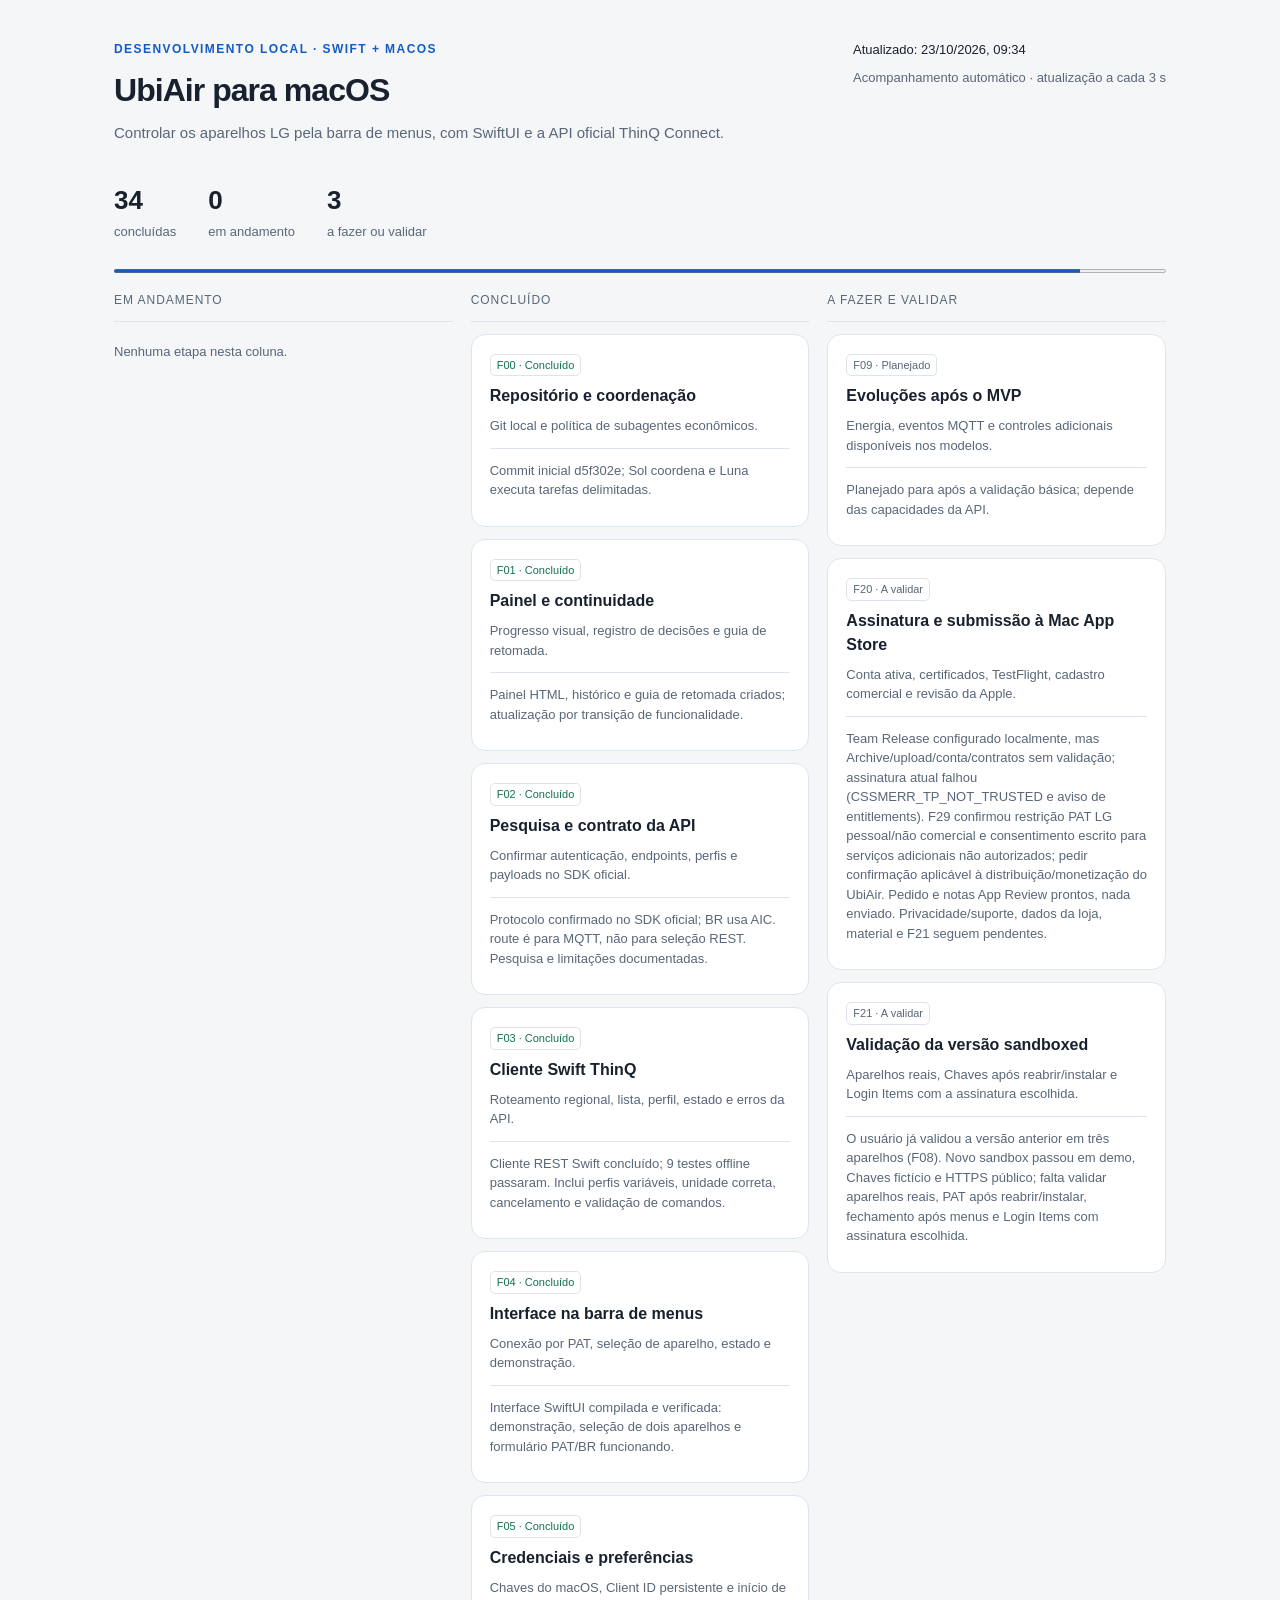
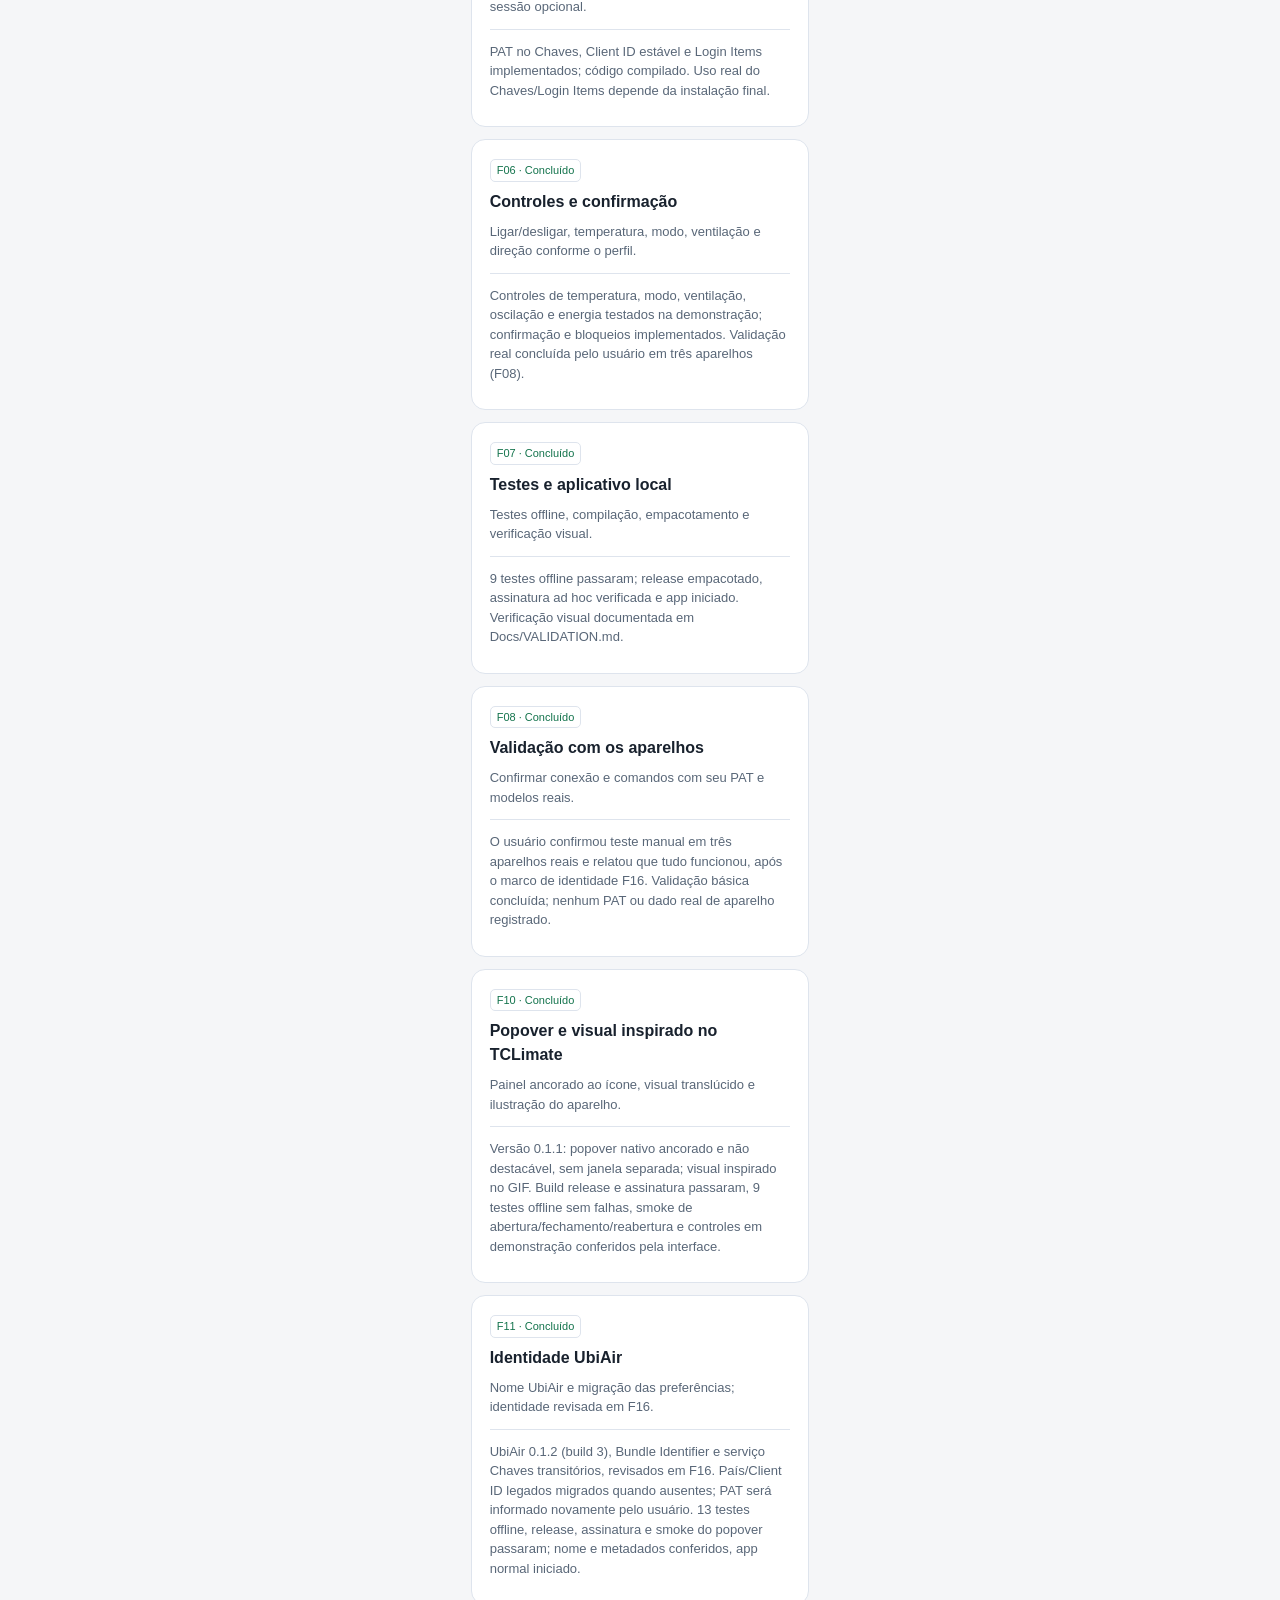
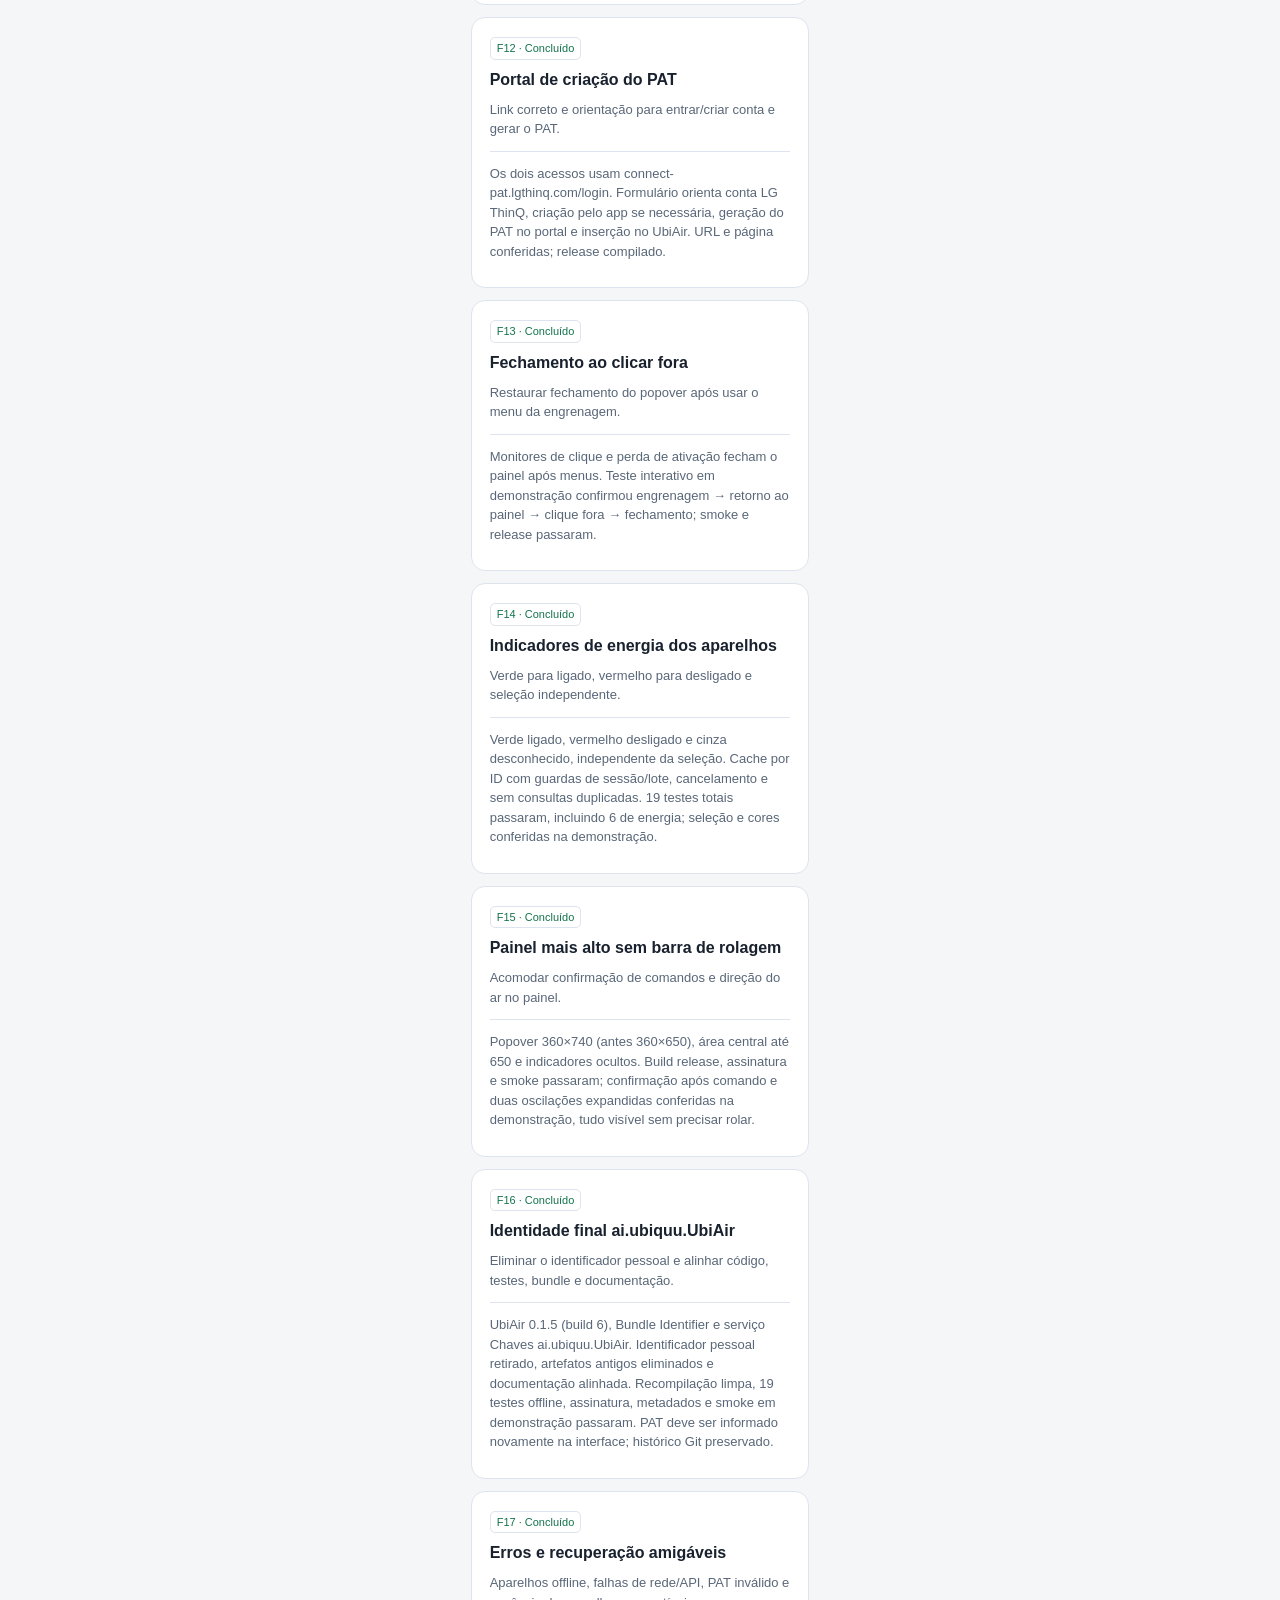
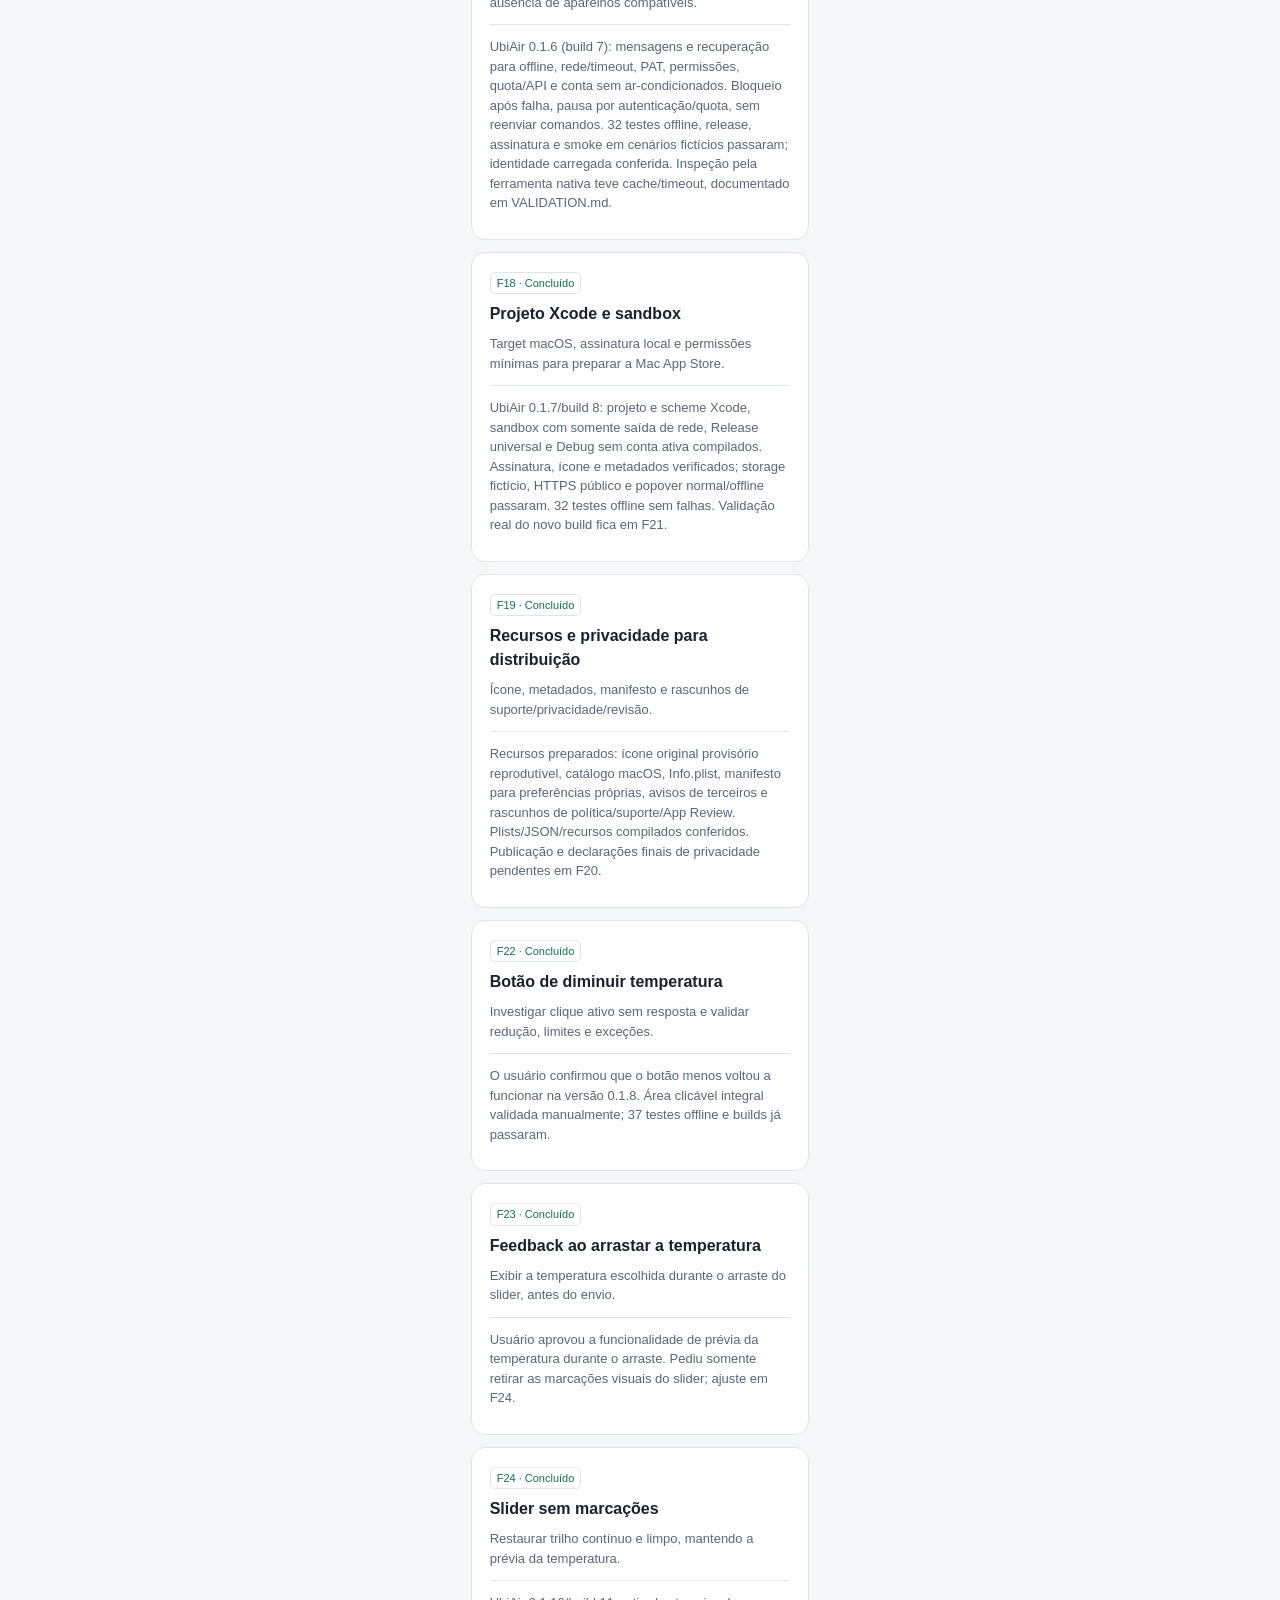
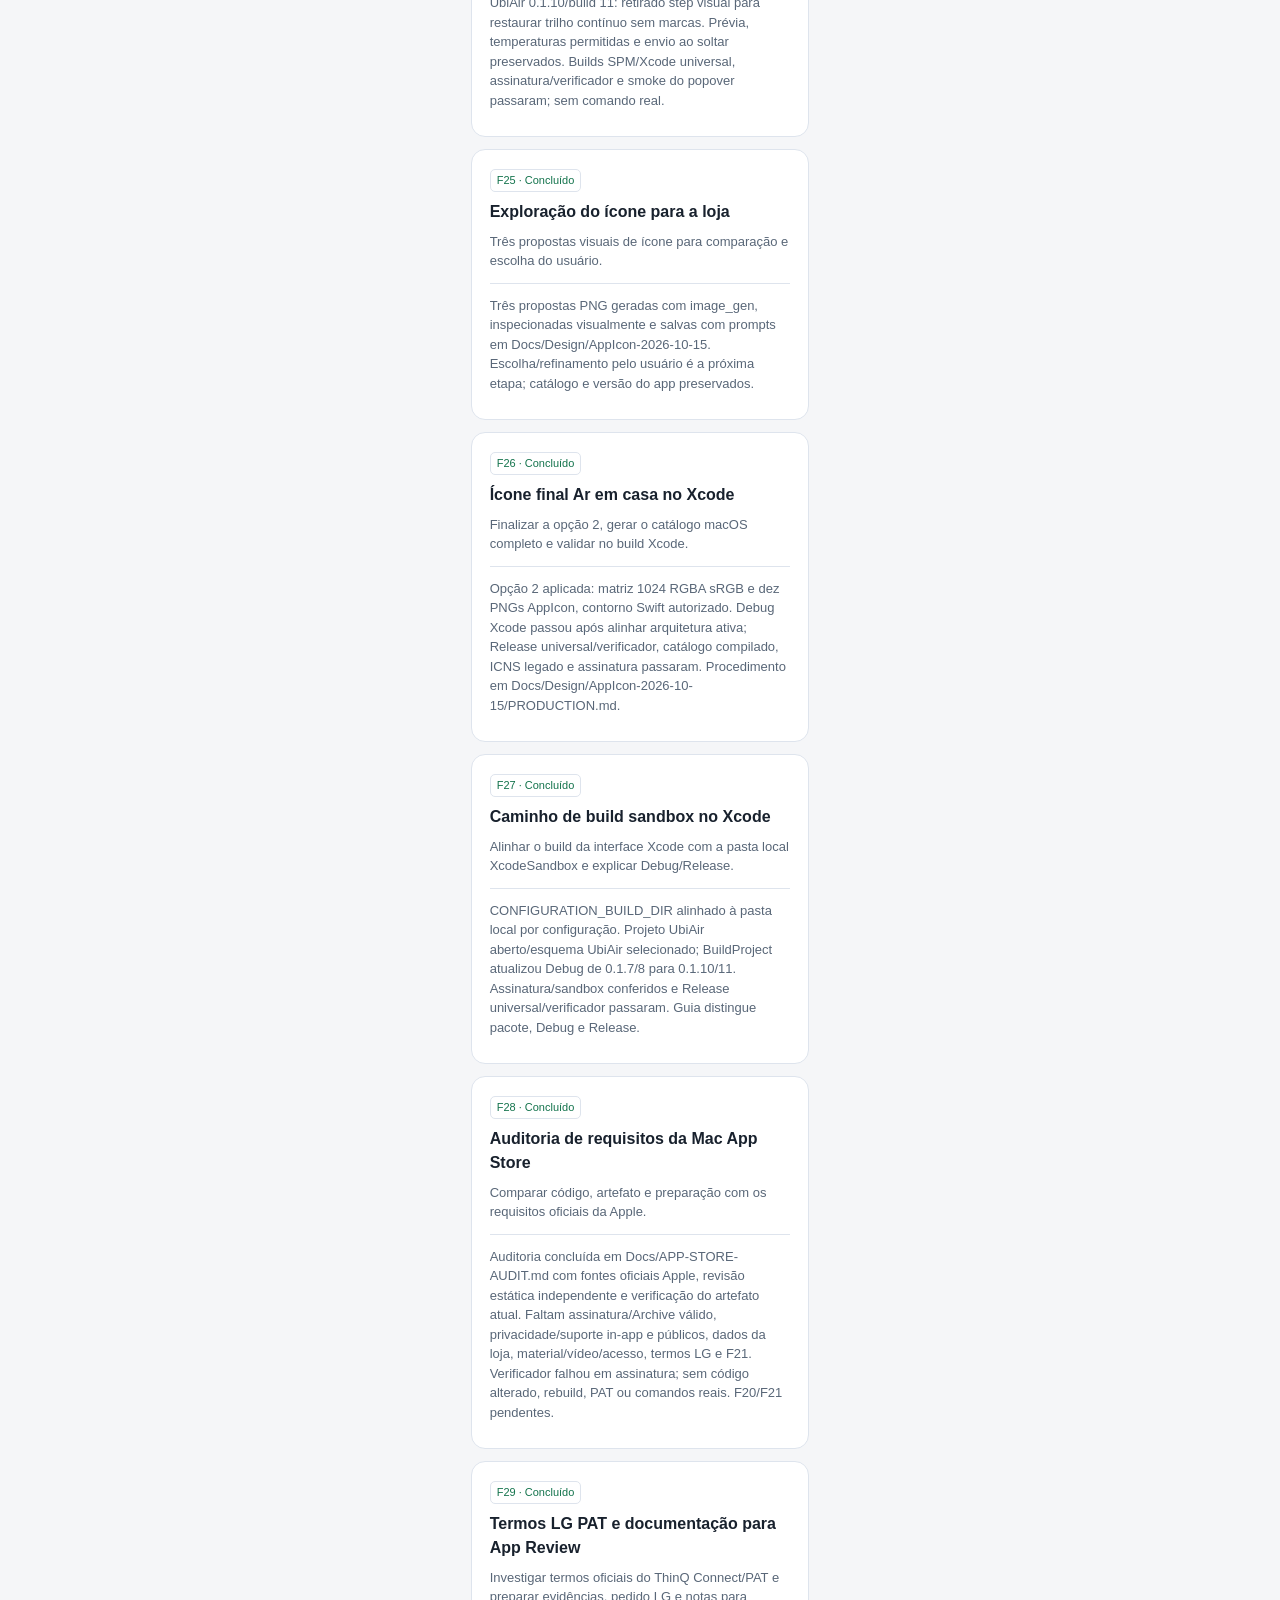
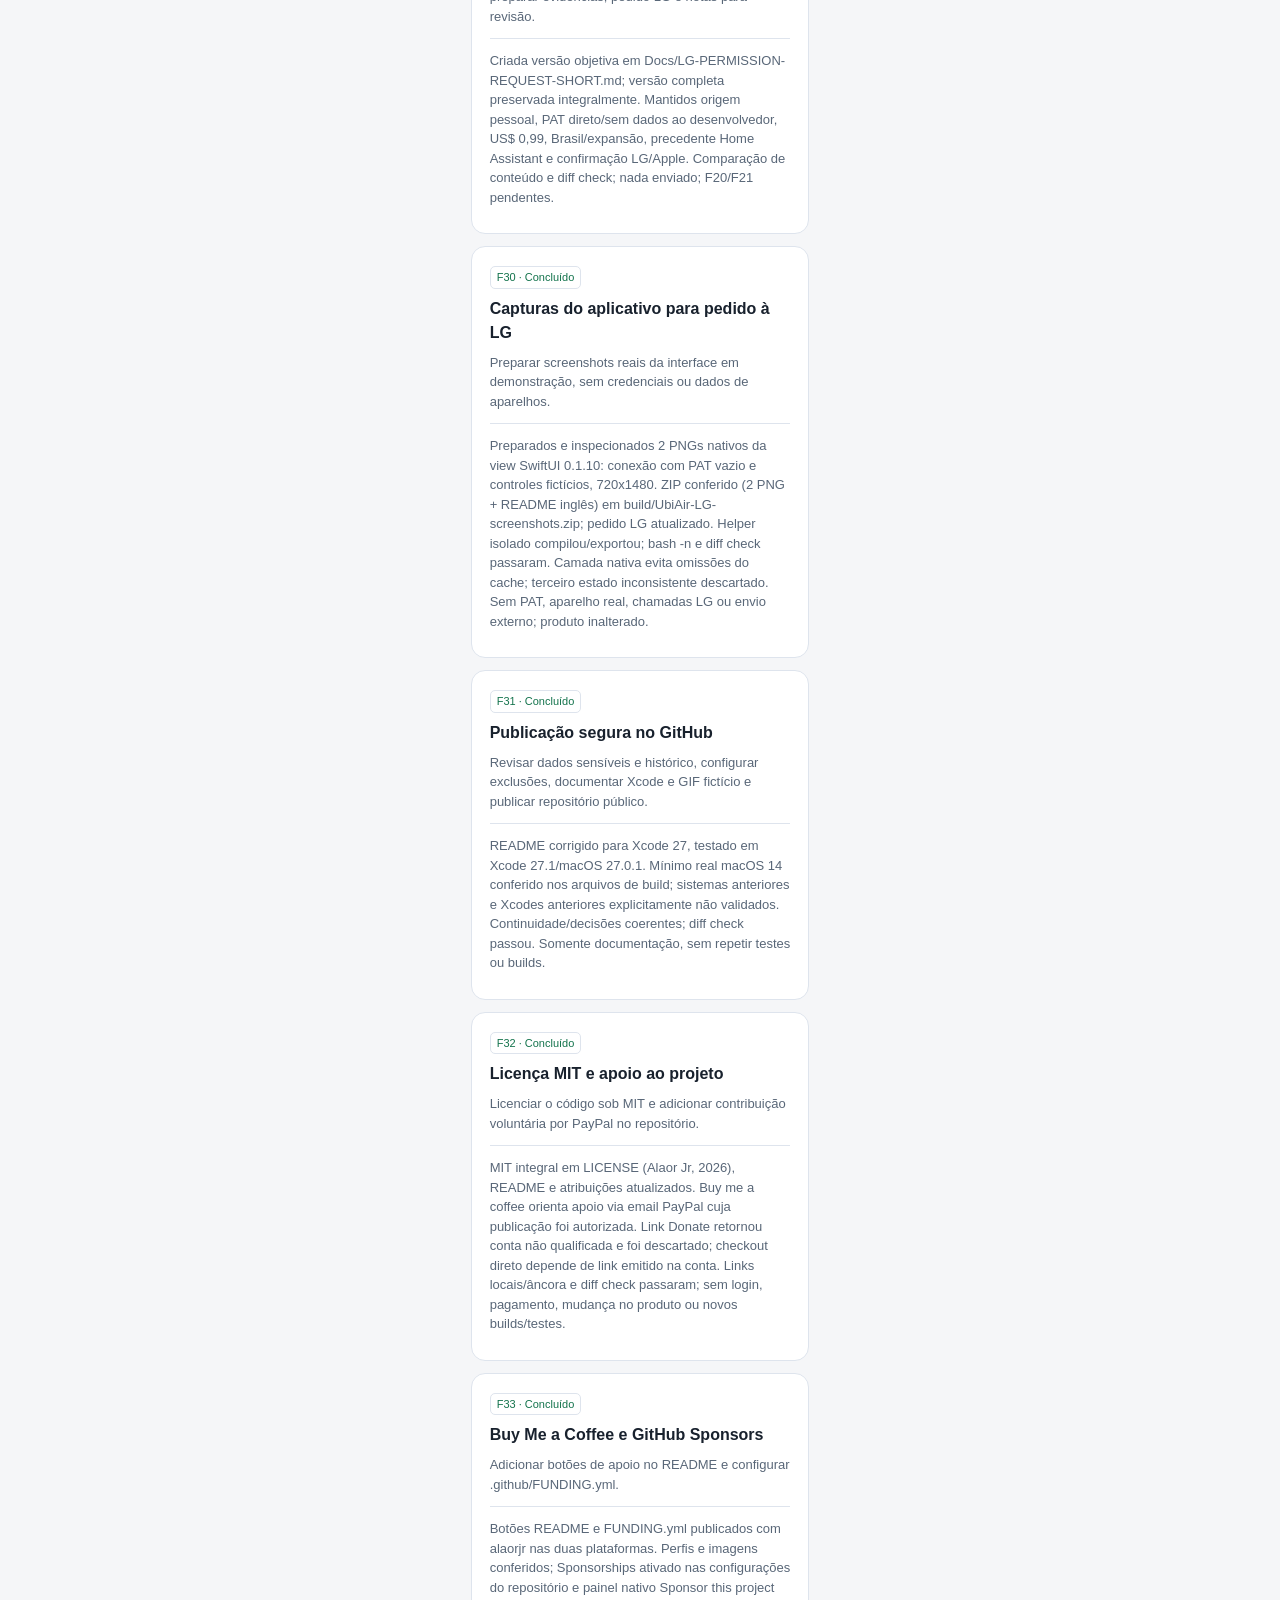
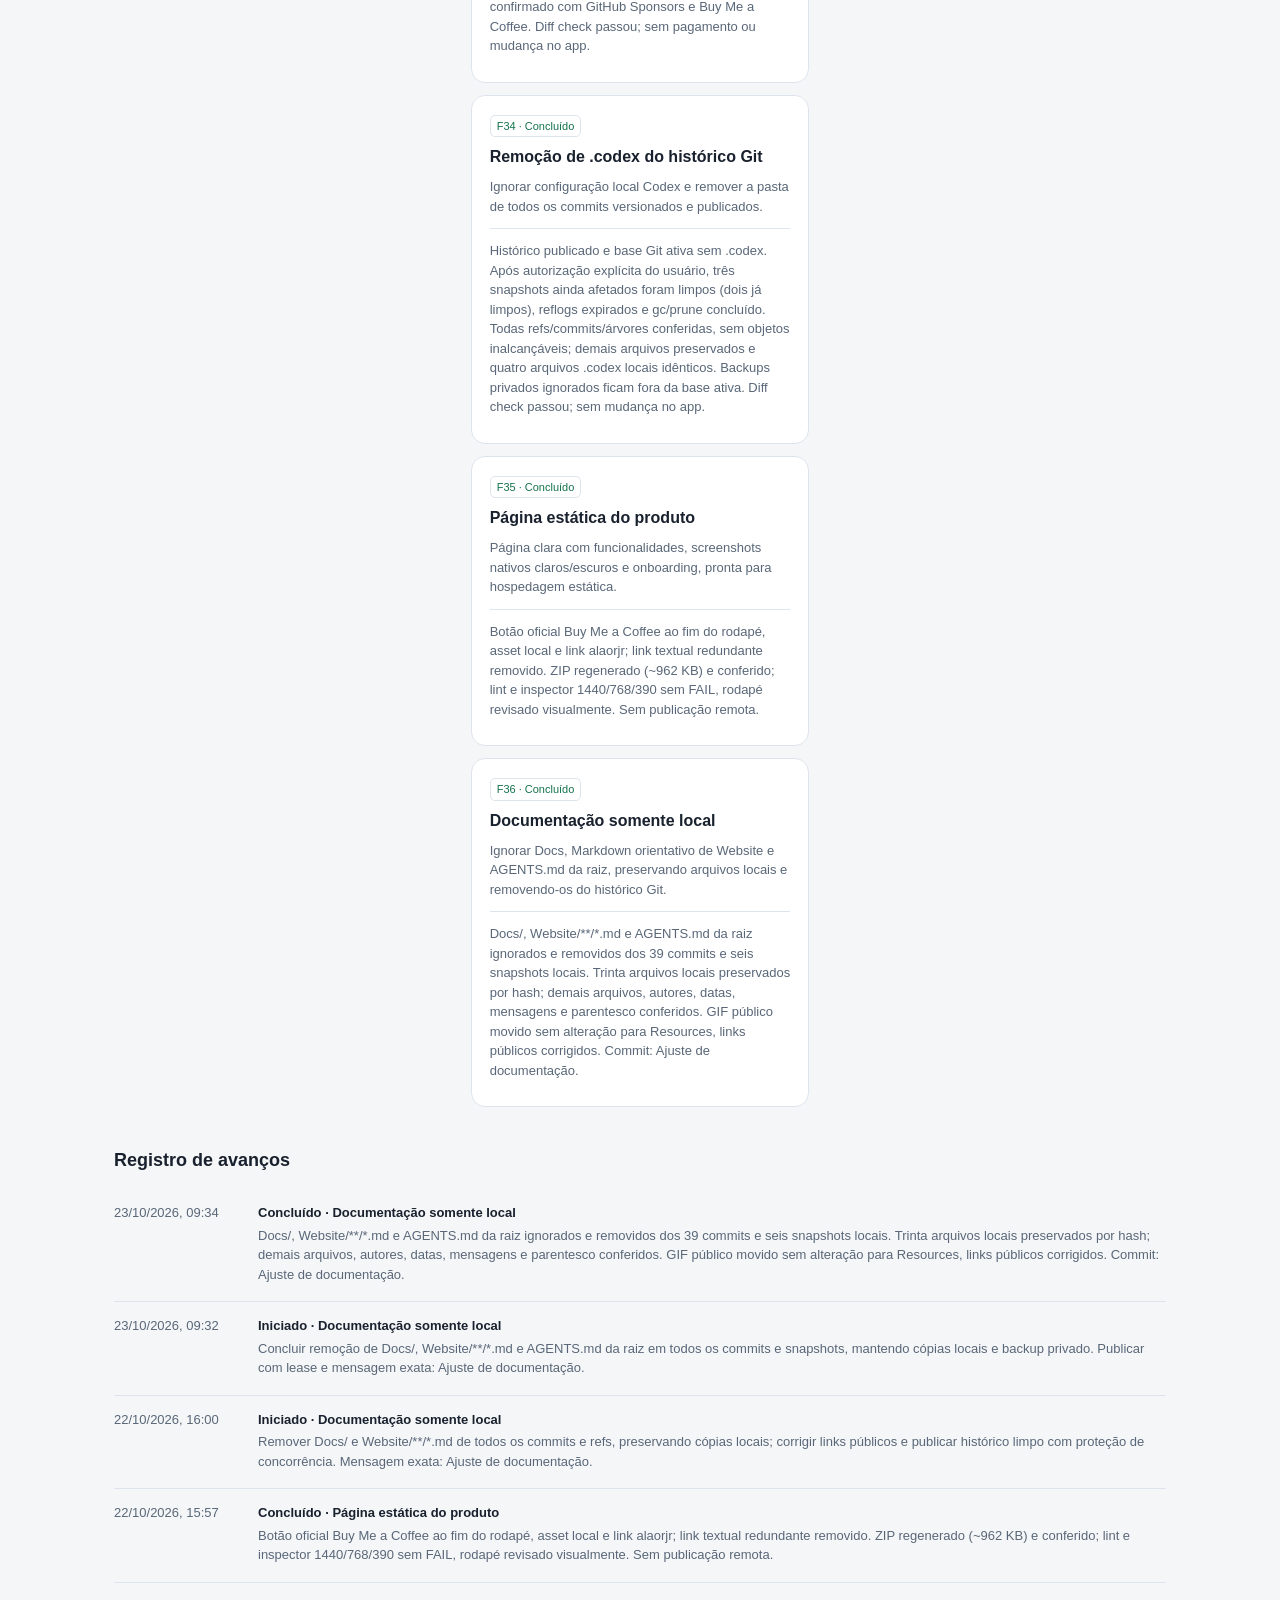
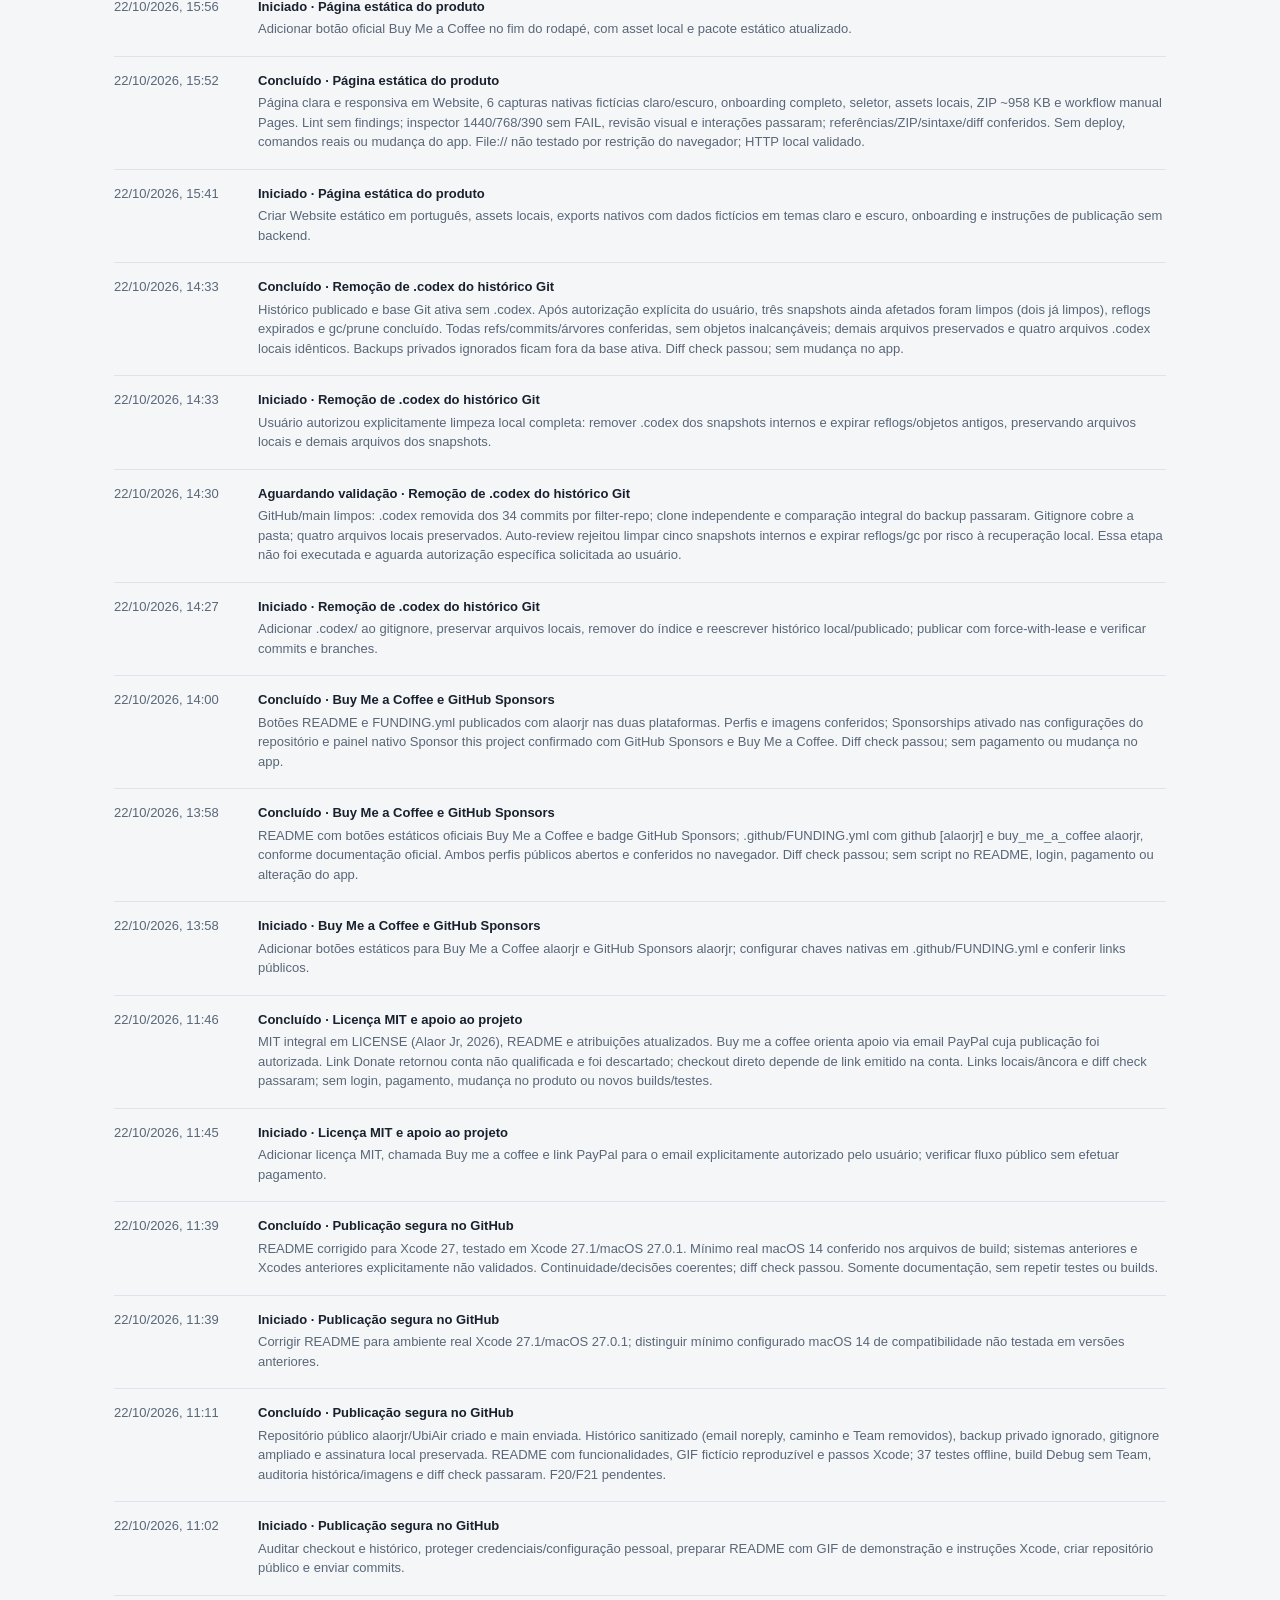
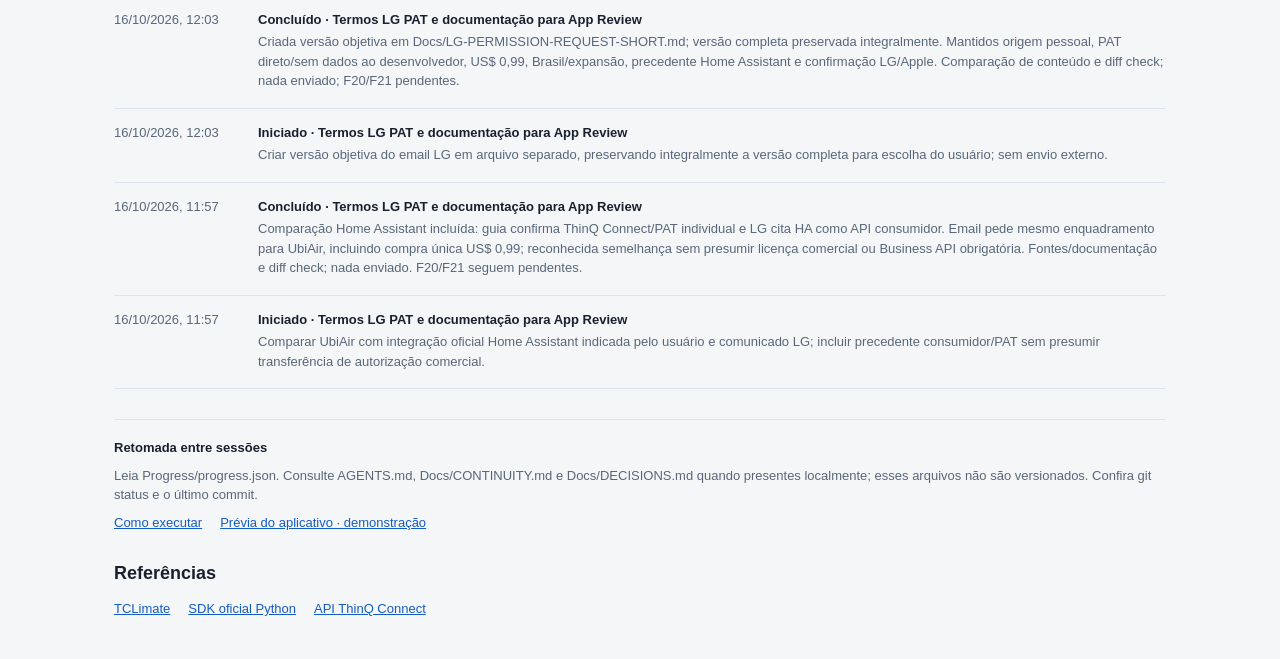
<file: Progress/index.html>
<!doctype html>
<html lang="pt-BR">
<head>
  <meta charset="utf-8">
  <meta name="viewport" content="width=device-width, initial-scale=1">
  <title>UbiAir — acompanhamento</title>
  <style>
    :root { color-scheme: light dark; --bg:light-dark(#f5f6f8,#12151a); --surface:light-dark(#fff,#1b2028); --fg:light-dark(#18212d,#e8edf4); --muted:light-dark(#596778,#a0aec0); --line:light-dark(#dee4ed,#303947); --accent:light-dark(#145bc4,#7bb3ff); --ok:light-dark(#13734c,#74dba7); }
    *{box-sizing:border-box} body{margin:0;background:var(--bg);color:var(--fg);font:15px/1.5 -apple-system,BlinkMacSystemFont,"Segoe UI",sans-serif} main{max-width:1100px;margin:auto;padding:40px 24px} header{display:flex;align-items:flex-start;justify-content:space-between;gap:24px;flex-wrap:wrap} .eyebrow{font-size:12px;letter-spacing:.12em;text-transform:uppercase;color:var(--accent);font-weight:600} h1{font-size:32px;letter-spacing:-.03em;margin:8px 0} h2{font-size:18px;margin:28px 0 12px} p{margin:8px 0;color:var(--muted)} .stamp{font-size:13px} .summary{display:flex;gap:32px;margin:28px 0 14px;flex-wrap:wrap} .summary strong{font-size:26px;display:block} .summary span{color:var(--muted);font-size:13px} progress{width:100%;height:8px;accent-color:var(--accent)} .board{display:grid;grid-template-columns:repeat(3,minmax(0,1fr));gap:18px} .lane{min-width:0} .lane-title{font-size:12px;letter-spacing:.08em;text-transform:uppercase;color:var(--muted);padding:12px 0;border-bottom:1px solid var(--line)} article{background:var(--surface);border:1px solid var(--line);border-radius:14px;padding:18px;margin:12px 0} article h3{font-size:16px;margin:8px 0} article p{font-size:13px} .tag{font-size:11px;display:inline-block;color:var(--muted);border:1px solid var(--line);border-radius:5px;padding:2px 6px} .done .tag{color:var(--ok)} .active .tag{color:var(--accent)} .note{margin-top:12px;padding-top:12px;border-top:1px solid var(--line)} .log{padding:0;list-style:none} .log li{display:grid;grid-template-columns:132px 1fr;gap:12px;border-bottom:1px solid var(--line);padding:14px 0;font-size:13px}.log time{color:var(--muted)} .log p{margin:3px 0} footer{margin-top:30px;border-top:1px solid var(--line);padding-top:18px;font-size:13px} a{color:var(--accent)} .links{display:flex;gap:18px;flex-wrap:wrap} .empty{font-size:13px;padding:12px 0} @media(max-width:800px){.board{grid-template-columns:1fr}main{padding:24px 16px}h1{font-size:26px}.log li{grid-template-columns:1fr;gap:4px}}
  </style>
</head>
<body>
<main>
  <header><div><div class="eyebrow">Desenvolvimento local · Swift + macOS</div><h1 id="title">UbiAir para macOS</h1><p id="goal"></p></div><div class="stamp"><div id="updated"></div><p id="live">Atualizações ao iniciar e concluir cada etapa</p></div></header>
  <div class="summary" id="summary" aria-live="polite"></div><progress id="progress" max="10" value="0" aria-label="Funcionalidades concluídas"></progress>
  <section class="board" aria-label="Etapas do projeto"><div class="lane"><div class="lane-title">Em andamento</div><div id="active"></div></div><div class="lane"><div class="lane-title">Concluído</div><div id="done"></div></div><div class="lane"><div class="lane-title">A fazer e validar</div><div id="todo"></div></div></section>
  <h2>Registro de avanços</h2><ul id="events" class="log"></ul>
  <footer><strong>Retomada entre sessões</strong><p id="resume"></p><div class="links"><a href="../README.md">Como executar</a><a href="../Website/assets/screenshots/controls-light.png">Prévia do aplicativo · demonstração</a></div><h2>Referências</h2><div class="links" id="references"></div></footer>
</main>
<script>
  const initial = {"project": "UbiAir para macOS", "updatedAt": "2026-10-23T09:34:38-03:00", "goal": "Controlar os aparelhos LG pela barra de menus, com SwiftUI e a API oficial ThinQ Connect.", "features": [{"id": "F00", "title": "Repositório e coordenação", "description": "Git local e política de subagentes econômicos.", "status": "done", "note": "Commit inicial d5f302e; Sol coordena e Luna executa tarefas delimitadas."}, {"id": "F01", "title": "Painel e continuidade", "description": "Progresso visual, registro de decisões e guia de retomada.", "status": "done", "note": "Painel HTML, histórico e guia de retomada criados; atualização por transição de funcionalidade.", "updatedAt": "2026-10-13T12:00:17-03:00"}, {"id": "F02", "title": "Pesquisa e contrato da API", "description": "Confirmar autenticação, endpoints, perfis e payloads no SDK oficial.", "status": "done", "note": "Protocolo confirmado no SDK oficial; BR usa AIC. route é para MQTT, não para seleção REST. Pesquisa e limitações documentadas.", "updatedAt": "2026-10-13T12:02:05-03:00"}, {"id": "F03", "title": "Cliente Swift ThinQ", "description": "Roteamento regional, lista, perfil, estado e erros da API.", "status": "done", "note": "Cliente REST Swift concluído; 9 testes offline passaram. Inclui perfis variáveis, unidade correta, cancelamento e validação de comandos.", "updatedAt": "2026-10-13T12:12:52-03:00"}, {"id": "F04", "title": "Interface na barra de menus", "description": "Conexão por PAT, seleção de aparelho, estado e demonstração.", "status": "done", "note": "Interface SwiftUI compilada e verificada: demonstração, seleção de dois aparelhos e formulário PAT/BR funcionando.", "updatedAt": "2026-10-13T15:42:04-03:00"}, {"id": "F05", "title": "Credenciais e preferências", "description": "Chaves do macOS, Client ID persistente e início de sessão opcional.", "status": "done", "note": "PAT no Chaves, Client ID estável e Login Items implementados; código compilado. Uso real do Chaves/Login Items depende da instalação final.", "updatedAt": "2026-10-13T12:12:52-03:00"}, {"id": "F06", "title": "Controles e confirmação", "description": "Ligar/desligar, temperatura, modo, ventilação e direção conforme o perfil.", "status": "done", "note": "Controles de temperatura, modo, ventilação, oscilação e energia testados na demonstração; confirmação e bloqueios implementados. Validação real concluída pelo usuário em três aparelhos (F08).", "updatedAt": "2026-10-13T15:42:04-03:00"}, {"id": "F07", "title": "Testes e aplicativo local", "description": "Testes offline, compilação, empacotamento e verificação visual.", "status": "done", "note": "9 testes offline passaram; release empacotado, assinatura ad hoc verificada e app iniciado. Verificação visual documentada em Docs/VALIDATION.md.", "updatedAt": "2026-10-13T15:42:04-03:00"}, {"id": "F08", "title": "Validação com os aparelhos", "description": "Confirmar conexão e comandos com seu PAT e modelos reais.", "status": "done", "note": "O usuário confirmou teste manual em três aparelhos reais e relatou que tudo funcionou, após o marco de identidade F16. Validação básica concluída; nenhum PAT ou dado real de aparelho registrado.", "updatedAt": "2026-10-14T13:21:07-03:00"}, {"id": "F09", "title": "Evoluções após o MVP", "description": "Energia, eventos MQTT e controles adicionais disponíveis nos modelos.", "status": "todo", "note": "Planejado para após a validação básica; depende das capacidades da API."}, {"id": "F10", "title": "Popover e visual inspirado no TCLimate", "description": "Painel ancorado ao ícone, visual translúcido e ilustração do aparelho.", "status": "done", "note": "Versão 0.1.1: popover nativo ancorado e não destacável, sem janela separada; visual inspirado no GIF. Build release e assinatura passaram, 9 testes offline sem falhas, smoke de abertura/fechamento/reabertura e controles em demonstração conferidos pela interface.", "updatedAt": "2026-10-13T16:37:49-03:00"}, {"id": "F11", "title": "Identidade UbiAir", "description": "Nome UbiAir e migração das preferências; identidade revisada em F16.", "status": "done", "note": "UbiAir 0.1.2 (build 3), Bundle Identifier e serviço Chaves transitórios, revisados em F16. País/Client ID legados migrados quando ausentes; PAT será informado novamente pelo usuário. 13 testes offline, release, assinatura e smoke do popover passaram; nome e metadados conferidos, app normal iniciado.", "updatedAt": "2026-10-14T08:40:16-03:00"}, {"id": "F12", "title": "Portal de criação do PAT", "description": "Link correto e orientação para entrar/criar conta e gerar o PAT.", "status": "done", "note": "Os dois acessos usam connect-pat.lgthinq.com/login. Formulário orienta conta LG ThinQ, criação pelo app se necessária, geração do PAT no portal e inserção no UbiAir. URL e página conferidas; release compilado.", "updatedAt": "2026-10-14T09:36:33-03:00"}, {"id": "F13", "title": "Fechamento ao clicar fora", "description": "Restaurar fechamento do popover após usar o menu da engrenagem.", "status": "done", "note": "Monitores de clique e perda de ativação fecham o painel após menus. Teste interativo em demonstração confirmou engrenagem → retorno ao painel → clique fora → fechamento; smoke e release passaram.", "updatedAt": "2026-10-14T09:36:33-03:00"}, {"id": "F14", "title": "Indicadores de energia dos aparelhos", "description": "Verde para ligado, vermelho para desligado e seleção independente.", "status": "done", "note": "Verde ligado, vermelho desligado e cinza desconhecido, independente da seleção. Cache por ID com guardas de sessão/lote, cancelamento e sem consultas duplicadas. 19 testes totais passaram, incluindo 6 de energia; seleção e cores conferidas na demonstração.", "updatedAt": "2026-10-14T09:36:34-03:00"}, {"id": "F15", "title": "Painel mais alto sem barra de rolagem", "description": "Acomodar confirmação de comandos e direção do ar no painel.", "status": "done", "note": "Popover 360×740 (antes 360×650), área central até 650 e indicadores ocultos. Build release, assinatura e smoke passaram; confirmação após comando e duas oscilações expandidas conferidas na demonstração, tudo visível sem precisar rolar.", "updatedAt": "2026-10-14T09:47:30-03:00"}, {"id": "F16", "title": "Identidade final ai.ubiquu.UbiAir", "description": "Eliminar o identificador pessoal e alinhar código, testes, bundle e documentação.", "status": "done", "note": "UbiAir 0.1.5 (build 6), Bundle Identifier e serviço Chaves ai.ubiquu.UbiAir. Identificador pessoal retirado, artefatos antigos eliminados e documentação alinhada. Recompilação limpa, 19 testes offline, assinatura, metadados e smoke em demonstração passaram. PAT deve ser informado novamente na interface; histórico Git preservado.", "updatedAt": "2026-10-14T13:15:51-03:00"}, {"id": "F17", "title": "Erros e recuperação amigáveis", "description": "Aparelhos offline, falhas de rede/API, PAT inválido e ausência de aparelhos compatíveis.", "status": "done", "note": "UbiAir 0.1.6 (build 7): mensagens e recuperação para offline, rede/timeout, PAT, permissões, quota/API e conta sem ar-condicionados. Bloqueio após falha, pausa por autenticação/quota, sem reenviar comandos. 32 testes offline, release, assinatura e smoke em cenários fictícios passaram; identidade carregada conferida. Inspeção pela ferramenta nativa teve cache/timeout, documentado em VALIDATION.md.", "updatedAt": "2026-10-14T13:42:35-03:00"}, {"id": "F18", "title": "Projeto Xcode e sandbox", "description": "Target macOS, assinatura local e permissões mínimas para preparar a Mac App Store.", "status": "done", "note": "UbiAir 0.1.7/build 8: projeto e scheme Xcode, sandbox com somente saída de rede, Release universal e Debug sem conta ativa compilados. Assinatura, ícone e metadados verificados; storage fictício, HTTPS público e popover normal/offline passaram. 32 testes offline sem falhas. Validação real do novo build fica em F21.", "updatedAt": "2026-10-14T22:14:55-03:00"}, {"id": "F19", "title": "Recursos e privacidade para distribuição", "description": "Ícone, metadados, manifesto e rascunhos de suporte/privacidade/revisão.", "status": "done", "note": "Recursos preparados: ícone original provisório reprodutível, catálogo macOS, Info.plist, manifesto para preferências próprias, avisos de terceiros e rascunhos de política/suporte/App Review. Plists/JSON/recursos compilados conferidos. Publicação e declarações finais de privacidade pendentes em F20.", "updatedAt": "2026-10-14T22:14:55-03:00"}, {"id": "F20", "title": "Assinatura e submissão à Mac App Store", "description": "Conta ativa, certificados, TestFlight, cadastro comercial e revisão da Apple.", "status": "pending", "note": "Team Release configurado localmente, mas Archive/upload/conta/contratos sem validação; assinatura atual falhou (CSSMERR_TP_NOT_TRUSTED e aviso de entitlements). F29 confirmou restrição PAT LG pessoal/não comercial e consentimento escrito para serviços adicionais não autorizados; pedir confirmação aplicável à distribuição/monetização do UbiAir. Pedido e notas App Review prontos, nada enviado. Privacidade/suporte, dados da loja, material e F21 seguem pendentes.", "updatedAt": "2026-10-16T11:08:53-03:00"}, {"id": "F21", "title": "Validação da versão sandboxed", "description": "Aparelhos reais, Chaves após reabrir/instalar e Login Items com a assinatura escolhida.", "status": "pending", "note": "O usuário já validou a versão anterior em três aparelhos (F08). Novo sandbox passou em demo, Chaves fictício e HTTPS público; falta validar aparelhos reais, PAT após reabrir/instalar, fechamento após menus e Login Items com assinatura escolhida.", "updatedAt": "2026-10-14T22:14:55-03:00"}, {"id": "F22", "title": "Botão de diminuir temperatura", "description": "Investigar clique ativo sem resposta e validar redução, limites e exceções.", "status": "done", "note": "O usuário confirmou que o botão menos voltou a funcionar na versão 0.1.8. Área clicável integral validada manualmente; 37 testes offline e builds já passaram.", "updatedAt": "2026-10-14T22:32:36-03:00"}, {"id": "F23", "title": "Feedback ao arrastar a temperatura", "description": "Exibir a temperatura escolhida durante o arraste do slider, antes do envio.", "status": "done", "note": "Usuário aprovou a funcionalidade de prévia da temperatura durante o arraste. Pediu somente retirar as marcações visuais do slider; ajuste em F24.", "updatedAt": "2026-10-14T22:39:41-03:00"}, {"id": "F24", "title": "Slider sem marcações", "description": "Restaurar trilho contínuo e limpo, mantendo a prévia da temperatura.", "status": "done", "note": "UbiAir 0.1.10/build 11: retirado step visual para restaurar trilho contínuo sem marcas. Prévia, temperaturas permitidas e envio ao soltar preservados. Builds SPM/Xcode universal, assinatura/verificador e smoke do popover passaram; sem comando real.", "updatedAt": "2026-10-14T22:40:35-03:00"}, {"id": "F25", "title": "Exploração do ícone para a loja", "description": "Três propostas visuais de ícone para comparação e escolha do usuário.", "status": "done", "note": "Três propostas PNG geradas com image_gen, inspecionadas visualmente e salvas com prompts em Docs/Design/AppIcon-2026-10-15. Escolha/refinamento pelo usuário é a próxima etapa; catálogo e versão do app preservados.", "updatedAt": "2026-10-15T07:55:41-03:00"}, {"id": "F26", "title": "Ícone final Ar em casa no Xcode", "description": "Finalizar a opção 2, gerar o catálogo macOS completo e validar no build Xcode.", "status": "done", "note": "Opção 2 aplicada: matriz 1024 RGBA sRGB e dez PNGs AppIcon, contorno Swift autorizado. Debug Xcode passou após alinhar arquitetura ativa; Release universal/verificador, catálogo compilado, ICNS legado e assinatura passaram. Procedimento em Docs/Design/AppIcon-2026-10-15/PRODUCTION.md.", "updatedAt": "2026-10-15T08:08:44-03:00"}, {"id": "F27", "title": "Caminho de build sandbox no Xcode", "description": "Alinhar o build da interface Xcode com a pasta local XcodeSandbox e explicar Debug/Release.", "status": "done", "note": "CONFIGURATION_BUILD_DIR alinhado à pasta local por configuração. Projeto UbiAir aberto/esquema UbiAir selecionado; BuildProject atualizou Debug de 0.1.7/8 para 0.1.10/11. Assinatura/sandbox conferidos e Release universal/verificador passaram. Guia distingue pacote, Debug e Release.", "updatedAt": "2026-10-15T08:23:37-03:00"}, {"id": "F28", "title": "Auditoria de requisitos da Mac App Store", "description": "Comparar código, artefato e preparação com os requisitos oficiais da Apple.", "status": "done", "note": "Auditoria concluída em Docs/APP-STORE-AUDIT.md com fontes oficiais Apple, revisão estática independente e verificação do artefato atual. Faltam assinatura/Archive válido, privacidade/suporte in-app e públicos, dados da loja, material/vídeo/acesso, termos LG e F21. Verificador falhou em assinatura; sem código alterado, rebuild, PAT ou comandos reais. F20/F21 pendentes.", "updatedAt": "2026-10-16T10:12:49-03:00"}, {"id": "F29", "title": "Termos LG PAT e documentação para App Review", "description": "Investigar termos oficiais do ThinQ Connect/PAT e preparar evidências, pedido LG e notas para revisão.", "status": "done", "note": "Criada versão objetiva em Docs/LG-PERMISSION-REQUEST-SHORT.md; versão completa preservada integralmente. Mantidos origem pessoal, PAT direto/sem dados ao desenvolvedor, US$ 0,99, Brasil/expansão, precedente Home Assistant e confirmação LG/Apple. Comparação de conteúdo e diff check; nada enviado; F20/F21 pendentes.", "updatedAt": "2026-10-16T12:03:17-03:00"}, {"id": "F30", "title": "Capturas do aplicativo para pedido à LG", "description": "Preparar screenshots reais da interface em demonstração, sem credenciais ou dados de aparelhos.", "status": "done", "note": "Preparados e inspecionados 2 PNGs nativos da view SwiftUI 0.1.10: conexão com PAT vazio e controles fictícios, 720x1480. ZIP conferido (2 PNG + README inglês) em build/UbiAir-LG-screenshots.zip; pedido LG atualizado. Helper isolado compilou/exportou; bash -n e diff check passaram. Camada nativa evita omissões do cache; terceiro estado inconsistente descartado. Sem PAT, aparelho real, chamadas LG ou envio externo; produto inalterado.", "updatedAt": "2026-10-16T11:46:45-03:00"}, {"id": "F31", "title": "Publicação segura no GitHub", "description": "Revisar dados sensíveis e histórico, configurar exclusões, documentar Xcode e GIF fictício e publicar repositório público.", "status": "done", "note": "README corrigido para Xcode 27, testado em Xcode 27.1/macOS 27.0.1. Mínimo real macOS 14 conferido nos arquivos de build; sistemas anteriores e Xcodes anteriores explicitamente não validados. Continuidade/decisões coerentes; diff check passou. Somente documentação, sem repetir testes ou builds.", "updatedAt": "2026-10-22T11:39:10-03:00"}, {"id": "F32", "title": "Licença MIT e apoio ao projeto", "description": "Licenciar o código sob MIT e adicionar contribuição voluntária por PayPal no repositório.", "status": "done", "note": "MIT integral em LICENSE (Alaor Jr, 2026), README e atribuições atualizados. Buy me a coffee orienta apoio via email PayPal cuja publicação foi autorizada. Link Donate retornou conta não qualificada e foi descartado; checkout direto depende de link emitido na conta. Links locais/âncora e diff check passaram; sem login, pagamento, mudança no produto ou novos builds/testes.", "updatedAt": "2026-10-22T11:46:35-03:00"}, {"id": "F33", "title": "Buy Me a Coffee e GitHub Sponsors", "description": "Adicionar botões de apoio no README e configurar .github/FUNDING.yml.", "status": "done", "note": "Botões README e FUNDING.yml publicados com alaorjr nas duas plataformas. Perfis e imagens conferidos; Sponsorships ativado nas configurações do repositório e painel nativo Sponsor this project confirmado com GitHub Sponsors e Buy Me a Coffee. Diff check passou; sem pagamento ou mudança no app.", "updatedAt": "2026-10-22T14:00:12-03:00"}, {"id": "F34", "title": "Remoção de .codex do histórico Git", "description": "Ignorar configuração local Codex e remover a pasta de todos os commits versionados e publicados.", "status": "done", "note": "Histórico publicado e base Git ativa sem .codex. Após autorização explícita do usuário, três snapshots ainda afetados foram limpos (dois já limpos), reflogs expirados e gc/prune concluído. Todas refs/commits/árvores conferidas, sem objetos inalcançáveis; demais arquivos preservados e quatro arquivos .codex locais idênticos. Backups privados ignorados ficam fora da base ativa. Diff check passou; sem mudança no app.", "updatedAt": "2026-10-22T14:33:39-03:00"}, {"id": "F35", "title": "Página estática do produto", "description": "Página clara com funcionalidades, screenshots nativos claros/escuros e onboarding, pronta para hospedagem estática.", "status": "done", "note": "Botão oficial Buy Me a Coffee ao fim do rodapé, asset local e link alaorjr; link textual redundante removido. ZIP regenerado (~962 KB) e conferido; lint e inspector 1440/768/390 sem FAIL, rodapé revisado visualmente. Sem publicação remota.", "updatedAt": "2026-10-22T15:57:55-03:00"}, {"id": "F36", "title": "Documentação somente local", "description": "Ignorar Docs, Markdown orientativo de Website e AGENTS.md da raiz, preservando arquivos locais e removendo-os do histórico Git.", "status": "done", "note": "Docs/, Website/**/*.md e AGENTS.md da raiz ignorados e removidos dos 39 commits e seis snapshots locais. Trinta arquivos locais preservados por hash; demais arquivos, autores, datas, mensagens e parentesco conferidos. GIF público movido sem alteração para Resources, links públicos corrigidos. Commit: Ajuste de documentação.", "updatedAt": "2026-10-23T09:34:38-03:00"}], "events": [{"at": "2026-10-23T09:34:38-03:00", "feature": "F36", "title": "Documentação somente local", "action": "done", "note": "Docs/, Website/**/*.md e AGENTS.md da raiz ignorados e removidos dos 39 commits e seis snapshots locais. Trinta arquivos locais preservados por hash; demais arquivos, autores, datas, mensagens e parentesco conferidos. GIF público movido sem alteração para Resources, links públicos corrigidos. Commit: Ajuste de documentação."}, {"at": "2026-10-23T09:32:56-03:00", "feature": "F36", "title": "Documentação somente local", "action": "start", "note": "Concluir remoção de Docs/, Website/**/*.md e AGENTS.md da raiz em todos os commits e snapshots, mantendo cópias locais e backup privado. Publicar com lease e mensagem exata: Ajuste de documentação."}, {"at": "2026-10-22T16:00:58-03:00", "feature": "F36", "title": "Documentação somente local", "action": "start", "note": "Remover Docs/ e Website/**/*.md de todos os commits e refs, preservando cópias locais; corrigir links públicos e publicar histórico limpo com proteção de concorrência. Mensagem exata: Ajuste de documentação."}, {"at": "2026-10-22T15:57:55-03:00", "feature": "F35", "title": "Página estática do produto", "action": "done", "note": "Botão oficial Buy Me a Coffee ao fim do rodapé, asset local e link alaorjr; link textual redundante removido. ZIP regenerado (~962 KB) e conferido; lint e inspector 1440/768/390 sem FAIL, rodapé revisado visualmente. Sem publicação remota."}, {"at": "2026-10-22T15:56:59-03:00", "feature": "F35", "title": "Página estática do produto", "action": "start", "note": "Adicionar botão oficial Buy Me a Coffee no fim do rodapé, com asset local e pacote estático atualizado."}, {"at": "2026-10-22T15:52:20-03:00", "feature": "F35", "title": "Página estática do produto", "action": "done", "note": "Página clara e responsiva em Website, 6 capturas nativas fictícias claro/escuro, onboarding completo, seletor, assets locais, ZIP ~958 KB e workflow manual Pages. Lint sem findings; inspector 1440/768/390 sem FAIL, revisão visual e interações passaram; referências/ZIP/sintaxe/diff conferidos. Sem deploy, comandos reais ou mudança do app. File:// não testado por restrição do navegador; HTTP local validado."}, {"at": "2026-10-22T15:41:55-03:00", "feature": "F35", "title": "Página estática do produto", "action": "start", "note": "Criar Website estático em português, assets locais, exports nativos com dados fictícios em temas claro e escuro, onboarding e instruções de publicação sem backend."}, {"at": "2026-10-22T14:33:39-03:00", "feature": "F34", "title": "Remoção de .codex do histórico Git", "action": "done", "note": "Histórico publicado e base Git ativa sem .codex. Após autorização explícita do usuário, três snapshots ainda afetados foram limpos (dois já limpos), reflogs expirados e gc/prune concluído. Todas refs/commits/árvores conferidas, sem objetos inalcançáveis; demais arquivos preservados e quatro arquivos .codex locais idênticos. Backups privados ignorados ficam fora da base ativa. Diff check passou; sem mudança no app."}, {"at": "2026-10-22T14:33:08-03:00", "feature": "F34", "title": "Remoção de .codex do histórico Git", "action": "start", "note": "Usuário autorizou explicitamente limpeza local completa: remover .codex dos snapshots internos e expirar reflogs/objetos antigos, preservando arquivos locais e demais arquivos dos snapshots."}, {"at": "2026-10-22T14:30:22-03:00", "feature": "F34", "title": "Remoção de .codex do histórico Git", "action": "pending", "note": "GitHub/main limpos: .codex removida dos 34 commits por filter-repo; clone independente e comparação integral do backup passaram. Gitignore cobre a pasta; quatro arquivos locais preservados. Auto-review rejeitou limpar cinco snapshots internos e expirar reflogs/gc por risco à recuperação local. Essa etapa não foi executada e aguarda autorização específica solicitada ao usuário."}, {"at": "2026-10-22T14:27:08-03:00", "feature": "F34", "title": "Remoção de .codex do histórico Git", "action": "start", "note": "Adicionar .codex/ ao gitignore, preservar arquivos locais, remover do índice e reescrever histórico local/publicado; publicar com force-with-lease e verificar commits e branches."}, {"at": "2026-10-22T14:00:12-03:00", "feature": "F33", "title": "Buy Me a Coffee e GitHub Sponsors", "action": "done", "note": "Botões README e FUNDING.yml publicados com alaorjr nas duas plataformas. Perfis e imagens conferidos; Sponsorships ativado nas configurações do repositório e painel nativo Sponsor this project confirmado com GitHub Sponsors e Buy Me a Coffee. Diff check passou; sem pagamento ou mudança no app."}, {"at": "2026-10-22T13:58:38-03:00", "feature": "F33", "title": "Buy Me a Coffee e GitHub Sponsors", "action": "done", "note": "README com botões estáticos oficiais Buy Me a Coffee e badge GitHub Sponsors; .github/FUNDING.yml com github [alaorjr] e buy_me_a_coffee alaorjr, conforme documentação oficial. Ambos perfis públicos abertos e conferidos no navegador. Diff check passou; sem script no README, login, pagamento ou alteração do app."}, {"at": "2026-10-22T13:58:10-03:00", "feature": "F33", "title": "Buy Me a Coffee e GitHub Sponsors", "action": "start", "note": "Adicionar botões estáticos para Buy Me a Coffee alaorjr e GitHub Sponsors alaorjr; configurar chaves nativas em .github/FUNDING.yml e conferir links públicos."}, {"at": "2026-10-22T11:46:35-03:00", "feature": "F32", "title": "Licença MIT e apoio ao projeto", "action": "done", "note": "MIT integral em LICENSE (Alaor Jr, 2026), README e atribuições atualizados. Buy me a coffee orienta apoio via email PayPal cuja publicação foi autorizada. Link Donate retornou conta não qualificada e foi descartado; checkout direto depende de link emitido na conta. Links locais/âncora e diff check passaram; sem login, pagamento, mudança no produto ou novos builds/testes."}, {"at": "2026-10-22T11:45:23-03:00", "feature": "F32", "title": "Licença MIT e apoio ao projeto", "action": "start", "note": "Adicionar licença MIT, chamada Buy me a coffee e link PayPal para o email explicitamente autorizado pelo usuário; verificar fluxo público sem efetuar pagamento."}, {"at": "2026-10-22T11:39:10-03:00", "feature": "F31", "title": "Publicação segura no GitHub", "action": "done", "note": "README corrigido para Xcode 27, testado em Xcode 27.1/macOS 27.0.1. Mínimo real macOS 14 conferido nos arquivos de build; sistemas anteriores e Xcodes anteriores explicitamente não validados. Continuidade/decisões coerentes; diff check passou. Somente documentação, sem repetir testes ou builds."}, {"at": "2026-10-22T11:39:08-03:00", "feature": "F31", "title": "Publicação segura no GitHub", "action": "start", "note": "Corrigir README para ambiente real Xcode 27.1/macOS 27.0.1; distinguir mínimo configurado macOS 14 de compatibilidade não testada em versões anteriores."}, {"at": "2026-10-22T11:11:06-03:00", "feature": "F31", "title": "Publicação segura no GitHub", "action": "done", "note": "Repositório público alaorjr/UbiAir criado e main enviada. Histórico sanitizado (email noreply, caminho e Team removidos), backup privado ignorado, gitignore ampliado e assinatura local preservada. README com funcionalidades, GIF fictício reproduzível e passos Xcode; 37 testes offline, build Debug sem Team, auditoria histórica/imagens e diff check passaram. F20/F21 pendentes."}, {"at": "2026-10-22T11:02:21-03:00", "feature": "F31", "title": "Publicação segura no GitHub", "action": "start", "note": "Auditar checkout e histórico, proteger credenciais/configuração pessoal, preparar README com GIF de demonstração e instruções Xcode, criar repositório público e enviar commits."}, {"at": "2026-10-16T12:03:17-03:00", "feature": "F29", "title": "Termos LG PAT e documentação para App Review", "action": "done", "note": "Criada versão objetiva em Docs/LG-PERMISSION-REQUEST-SHORT.md; versão completa preservada integralmente. Mantidos origem pessoal, PAT direto/sem dados ao desenvolvedor, US$ 0,99, Brasil/expansão, precedente Home Assistant e confirmação LG/Apple. Comparação de conteúdo e diff check; nada enviado; F20/F21 pendentes."}, {"at": "2026-10-16T12:03:17-03:00", "feature": "F29", "title": "Termos LG PAT e documentação para App Review", "action": "start", "note": "Criar versão objetiva do email LG em arquivo separado, preservando integralmente a versão completa para escolha do usuário; sem envio externo."}, {"at": "2026-10-16T11:57:51-03:00", "feature": "F29", "title": "Termos LG PAT e documentação para App Review", "action": "done", "note": "Comparação Home Assistant incluída: guia confirma ThinQ Connect/PAT individual e LG cita HA como API consumidor. Email pede mesmo enquadramento para UbiAir, incluindo compra única US$ 0,99; reconhecida semelhança sem presumir licença comercial ou Business API obrigatória. Fontes/documentação e diff check; nada enviado. F20/F21 seguem pendentes."}, {"at": "2026-10-16T11:57:51-03:00", "feature": "F29", "title": "Termos LG PAT e documentação para App Review", "action": "start", "note": "Comparar UbiAir com integração oficial Home Assistant indicada pelo usuário e comunicado LG; incluir precedente consumidor/PAT sem presumir transferência de autorização comercial."}, {"at": "2026-10-16T11:47:31-03:00", "feature": "F29", "title": "Termos LG PAT e documentação para App Review", "action": "done", "note": "Pedido LG atualizado com origem pessoal confirmada (controlar próprios aparelhos pelo Mac) e ausência de envio ao desenvolvedor: PAT, IDs, estados, comandos, histórico e telemetria. Destinos de rede do código conferidos; preservados compra única US$ 0,99, Brasil/expansão internacional e pedido de permissão PAT. Diff check; sem mensagem externa, mudança de produto ou autorização recebida. Nome/contato ainda faltam; F20/F21 pendentes."}, {"at": "2026-10-16T11:47:09-03:00", "feature": "F29", "title": "Termos LG PAT e documentação para App Review", "action": "start", "note": "Ajustar email LG com origem pessoal do projeto no Mac e ausência de envio de dados ao desenvolvedor, preservando declaração de venda e restrições PAT; nenhuma mensagem externa."}, {"at": "2026-10-16T11:46:45-03:00", "feature": "F30", "title": "Capturas do aplicativo para pedido à LG", "action": "done", "note": "Preparados e inspecionados 2 PNGs nativos da view SwiftUI 0.1.10: conexão com PAT vazio e controles fictícios, 720x1480. ZIP conferido (2 PNG + README inglês) em build/UbiAir-LG-screenshots.zip; pedido LG atualizado. Helper isolado compilou/exportou; bash -n e diff check passaram. Camada nativa evita omissões do cache; terceiro estado inconsistente descartado. Sem PAT, aparelho real, chamadas LG ou envio externo; produto inalterado."}, {"at": "2026-10-16T11:35:05-03:00", "feature": "F30", "title": "Capturas do aplicativo para pedido à LG", "action": "start", "note": "Capturar interface real em demonstração isolada: conexão sem PAT e controles fictícios; conferir imagens e preparar anexos com legenda inglesa para email LG, sem envio externo."}, {"at": "2026-10-16T11:31:26-03:00", "feature": "F29", "title": "Termos LG PAT e documentação para App Review", "action": "done", "note": "Pesquisa e material alinhados ao modelo confirmado: desenvolvedor individual, Brasil inicial em português, inglês e expansão internacional depois; compra única planejada de US$ 0,99 para cobrir desenvolvimento. Pedido LG explicita cobrança e solicita permissão para ambas as fases. Nome legal/contato faltam no rascunho; sem envio ou autorização externa. Documentação conferida com diff check; F20/F21 pendentes."}, {"at": "2026-10-16T11:31:16-03:00", "feature": "F29", "title": "Termos LG PAT e documentação para App Review", "action": "start", "note": "Adequar pedido LG e notas Apple ao modelo informado: desenvolvedor individual, Brasil inicial, expansão internacional com inglês e compra única planejada de US$ 0,99 para cobrir custos; sem envio externo."}, {"at": "2026-10-16T11:08:53-03:00", "feature": "F29", "title": "Termos LG PAT e documentação para App Review", "action": "done", "note": "Documentação PAT e FAQ oficial LG lidos no navegador: pessoal/não comercial, consentimento escrito para serviços adicionais não autorizados. Termos gerais e chave fixa documentada conferidos. Criados investigação, pedido LG em inglês e notas App Review com autorização condicionada à prova; revisão técnica independente e diff check. Sem envio, PAT, comandos reais ou alteração de código; consentimento/distribuição permanecem pendentes F20."}, {"at": "2026-10-16T11:08:53-03:00", "feature": "F20", "title": "Assinatura e submissão à Mac App Store", "action": "pending", "note": "Team Release configurado localmente, mas Archive/upload/conta/contratos sem validação; assinatura atual falhou (CSSMERR_TP_NOT_TRUSTED e aviso de entitlements). F29 confirmou restrição PAT LG pessoal/não comercial e consentimento escrito para serviços adicionais não autorizados; pedir confirmação aplicável à distribuição/monetização do UbiAir. Pedido e notas App Review prontos, nada enviado. Privacidade/suporte, dados da loja, material e F21 seguem pendentes."}, {"at": "2026-10-16T11:05:55-03:00", "feature": "F29", "title": "Termos LG PAT e documentação para App Review", "action": "start", "note": "Investigar condições oficiais do PAT e distribuição do cliente macOS direto com token do usuário; preparar pedido LG e material fiel para App Review, sem enviar mensagens ou credenciais."}, {"at": "2026-10-16T10:12:49-03:00", "feature": "F28", "title": "Auditoria de requisitos da Mac App Store", "action": "done", "note": "Auditoria concluída em Docs/APP-STORE-AUDIT.md com fontes oficiais Apple, revisão estática independente e verificação do artefato atual. Faltam assinatura/Archive válido, privacidade/suporte in-app e públicos, dados da loja, material/vídeo/acesso, termos LG e F21. Verificador falhou em assinatura; sem código alterado, rebuild, PAT ou comandos reais. F20/F21 pendentes."}, {"at": "2026-10-16T10:12:49-03:00", "feature": "F20", "title": "Assinatura e submissão à Mac App Store", "action": "pending", "note": "Auditoria 16/10/2026: Team já configurado no Release local, mas conta/contratos não consultados. Artefato atual falhou em codesign (CSSMERR_TP_NOT_TRUSTED) e extração avisou entitlements inválidos; investigar assinatura/Archive e validar upload. Faltam URLs e links in-app de privacidade/suporte, declaração de dados, termos LG, vídeo/acesso App Review e material/cadastro. TestFlight recomendado; nenhuma submissão comprovada."}, {"at": "2026-10-16T10:12:06-03:00", "feature": "F28", "title": "Auditoria de requisitos da Mac App Store", "action": "start", "note": "Auditar configuração, artefato Release e pendências de privacidade, App Review e cadastro com fontes oficiais Apple; preservar alterações locais."}, {"at": "2026-10-15T08:23:37-03:00", "feature": "F27", "title": "Caminho de build sandbox no Xcode", "action": "done", "note": "CONFIGURATION_BUILD_DIR alinhado à pasta local por configuração. Projeto UbiAir aberto/esquema UbiAir selecionado; BuildProject atualizou Debug de 0.1.7/8 para 0.1.10/11. Assinatura/sandbox conferidos e Release universal/verificador passaram. Guia distingue pacote, Debug e Release."}, {"at": "2026-10-15T08:17:29-03:00", "feature": "F27", "title": "Caminho de build sandbox no Xcode", "action": "start", "note": "Corrigir saída do build Xcode: Debug local estava na versão 0.1.7 enquanto Release do script está em 0.1.10; alinhar DerivedData ao build/XcodeSandbox e validar Cmd+B."}, {"at": "2026-10-15T08:08:44-03:00", "feature": "F26", "title": "Ícone final Ar em casa no Xcode", "action": "done", "note": "Opção 2 aplicada: matriz 1024 RGBA sRGB e dez PNGs AppIcon, contorno Swift autorizado. Debug Xcode passou após alinhar arquitetura ativa; Release universal/verificador, catálogo compilado, ICNS legado e assinatura passaram. Procedimento em Docs/Design/AppIcon-2026-10-15/PRODUCTION.md."}, {"at": "2026-10-15T07:57:31-03:00", "feature": "F26", "title": "Ícone final Ar em casa no Xcode", "action": "start", "note": "Opção 2 escolhida: finalizar arte sem fundo externo, exportar dez PNGs macOS de 16 a 1024 px e configurar/validar AppIcon no Xcode."}, {"at": "2026-10-15T07:55:41-03:00", "feature": "F25", "title": "Exploração do ícone para a loja", "action": "done", "note": "Três propostas PNG geradas com image_gen, inspecionadas visualmente e salvas com prompts em Docs/Design/AppIcon-2026-10-15. Escolha/refinamento pelo usuário é a próxima etapa; catálogo e versão do app preservados."}, {"at": "2026-10-15T07:53:28-03:00", "feature": "F25", "title": "Exploração do ícone para a loja", "action": "start", "note": "Gerar três propostas originais de ícone UbiAir: monograma de vento, aparelho estilizado e floco refinado; preservar o ícone atual."}, {"at": "2026-10-14T22:40:35-03:00", "feature": "F24", "title": "Slider sem marcações", "action": "done", "note": "UbiAir 0.1.10/build 11: retirado step visual para restaurar trilho contínuo sem marcas. Prévia, temperaturas permitidas e envio ao soltar preservados. Builds SPM/Xcode universal, assinatura/verificador e smoke do popover passaram; sem comando real."}, {"at": "2026-10-14T22:39:41-03:00", "feature": "F24", "title": "Slider sem marcações", "action": "start", "note": "Remover o step visual do Slider; preservar arredondamento para temperaturas permitidas, prévia e envio ao soltar."}, {"at": "2026-10-14T22:39:41-03:00", "feature": "F23", "title": "Feedback ao arrastar a temperatura", "action": "done", "note": "Usuário aprovou a funcionalidade de prévia da temperatura durante o arraste. Pediu somente retirar as marcações visuais do slider; ajuste em F24."}, {"at": "2026-10-14T22:35:23-03:00", "feature": "F23", "title": "Feedback ao arrastar a temperatura", "action": "pending", "note": "UbiAir 0.1.9/build 10: temperatura principal acompanha o arraste em destaque e mostra Solte para ajustar. Passos/exceções/unidade respeitados; comando ao soltar e prévia cancelada ao trocar aparelho/ocultar painel. 37 testes, builds SPM/Xcode universal, assinatura, verificador e smoke passaram. Confirmação manual da UX aguarda usuário; nenhum comando real enviado."}, {"at": "2026-10-14T22:32:36-03:00", "feature": "F23", "title": "Feedback ao arrastar a temperatura", "action": "start", "note": "Mostrar a temperatura de prévia ao arrastar, respeitar os valores permitidos e enviar somente ao soltar; preservar área clicável e comentário local."}, {"at": "2026-10-14T22:32:36-03:00", "feature": "F22", "title": "Botão de diminuir temperatura", "action": "done", "note": "O usuário confirmou que o botão menos voltou a funcionar na versão 0.1.8. Área clicável integral validada manualmente; 37 testes offline e builds já passaram."}, {"at": "2026-10-14T22:29:37-03:00", "feature": "F22", "title": "Botão de diminuir temperatura", "action": "pending", "note": "UbiAir 0.1.8/build 9: labels de menos/mais com área clicável integral; cálculo e handler 23 → 22 → 21 → 22 confirmados com serviços fictícios. 37 testes, builds SPM/Xcode, assinatura, verificador sandbox e smoke passaram. Usuário relatou ausência de envio/erro; hipótese de hit testing, clique e efeito real aguardam confirmação. Comentário local de prévia preservado."}, {"at": "2026-10-14T22:25:09-03:00", "feature": "F22", "title": "Botão de diminuir temperatura", "action": "start", "note": "Usuário relata botão menos ativo sem resposta; verificar cálculo, envio e região clicável, preservar comentário local de prévia e validar apenas em demonstração."}, {"at": "2026-10-14T22:14:55-03:00", "feature": "F21", "title": "Validação da versão sandboxed", "action": "pending", "note": "O usuário já validou a versão anterior em três aparelhos (F08). Novo sandbox passou em demo, Chaves fictício e HTTPS público; falta validar aparelhos reais, PAT após reabrir/instalar, fechamento após menus e Login Items com assinatura escolhida."}, {"at": "2026-10-14T22:14:55-03:00", "feature": "F20", "title": "Assinatura e submissão à Mac App Store", "action": "pending", "note": "Aguardar conta Apple Developer ativa, certificados/provisionamento, preço e cadastro fiscal/bancário; finalizar URLs públicas, privacidade, material e vídeo, TestFlight e revisão. Nada submetido ou publicado."}, {"at": "2026-10-14T22:14:55-03:00", "feature": "F19", "title": "Recursos e privacidade para distribuição", "action": "done", "note": "Recursos preparados: ícone original provisório reprodutível, catálogo macOS, Info.plist, manifesto para preferências próprias, avisos de terceiros e rascunhos de política/suporte/App Review. Plists/JSON/recursos compilados conferidos. Publicação e declarações finais de privacidade pendentes em F20."}, {"at": "2026-10-14T22:14:55-03:00", "feature": "F18", "title": "Projeto Xcode e sandbox", "action": "done", "note": "UbiAir 0.1.7/build 8: projeto e scheme Xcode, sandbox com somente saída de rede, Release universal e Debug sem conta ativa compilados. Assinatura, ícone e metadados verificados; storage fictício, HTTPS público e popover normal/offline passaram. 32 testes offline sem falhas. Validação real do novo build fica em F21."}, {"at": "2026-10-14T16:23:37-03:00", "feature": "F19", "title": "Recursos e privacidade para distribuição", "action": "start", "note": "Preparar ícone próprio provisório, metadados e manifesto; documentar privacidade e revisão sem publicar ou cadastrar serviços."}, {"at": "2026-10-14T16:23:37-03:00", "feature": "F18", "title": "Projeto Xcode e sandbox", "action": "start", "note": "Preparar target macOS no Xcode e sandbox com saída de rede; compilar localmente sem conta ativa ou certificados de distribuição."}, {"at": "2026-10-14T13:42:35-03:00", "feature": "F17", "title": "Erros e recuperação amigáveis", "action": "done", "note": "UbiAir 0.1.6 (build 7): mensagens e recuperação para offline, rede/timeout, PAT, permissões, quota/API e conta sem ar-condicionados. Bloqueio após falha, pausa por autenticação/quota, sem reenviar comandos. 32 testes offline, release, assinatura e smoke em cenários fictícios passaram; identidade carregada conferida. Inspeção pela ferramenta nativa teve cache/timeout, documentado em VALIDATION.md."}, {"at": "2026-10-14T13:22:34-03:00", "feature": "F17", "title": "Erros e recuperação amigáveis", "action": "start", "note": "Classificar erros sem expor respostas técnicas, distinguir offline de falhas de leitura, oferecer recuperação manual e explicar suporte apenas a ar-condicionado."}, {"at": "2026-10-14T13:21:07-03:00", "feature": "F08", "title": "Validação com os aparelhos", "action": "done", "note": "O usuário confirmou teste manual em três aparelhos reais e relatou que tudo funcionou, após o marco de identidade F16. Validação básica concluída; nenhum PAT ou dado real de aparelho registrado."}, {"at": "2026-10-14T13:15:51-03:00", "feature": "F16", "title": "Identidade final ai.ubiquu.UbiAir", "action": "done", "note": "UbiAir 0.1.5 (build 6), Bundle Identifier e serviço Chaves ai.ubiquu.UbiAir. Identificador pessoal retirado, artefatos antigos eliminados e documentação alinhada. Recompilação limpa, 19 testes offline, assinatura, metadados e smoke em demonstração passaram. PAT deve ser informado novamente na interface; histórico Git preservado."}, {"at": "2026-10-14T11:21:47-03:00", "feature": "F16", "title": "Identidade final ai.ubiquu.UbiAir", "action": "start", "note": "Adotar exatamente ai.ubiquu.UbiAir, eliminar identificador pessoal e referências obsoletas do checkout e revisar artefatos gerados."}, {"at": "2026-10-14T09:47:30-03:00", "feature": "F15", "title": "Painel mais alto sem barra de rolagem", "action": "done", "note": "Popover 360×740 (antes 360×650), área central até 650 e indicadores ocultos. Build release, assinatura e smoke passaram; confirmação após comando e duas oscilações expandidas conferidas na demonstração, tudo visível sem precisar rolar."}, {"at": "2026-10-14T09:44:18-03:00", "feature": "F15", "title": "Painel mais alto sem barra de rolagem", "action": "start", "note": "Aumentar a altura do popover e do conteúdo para caber confirmação e controles expandidos; conferir em demonstração sem dados reais."}, {"at": "2026-10-14T09:36:34-03:00", "feature": "F14", "title": "Indicadores de energia dos aparelhos", "action": "done", "note": "Verde ligado, vermelho desligado e cinza desconhecido, independente da seleção. Cache por ID com guardas de sessão/lote, cancelamento e sem consultas duplicadas. 19 testes totais passaram, incluindo 6 de energia; seleção e cores conferidas na demonstração."}, {"at": "2026-10-14T09:36:33-03:00", "feature": "F13", "title": "Fechamento ao clicar fora", "action": "done", "note": "Monitores de clique e perda de ativação fecham o painel após menus. Teste interativo em demonstração confirmou engrenagem → retorno ao painel → clique fora → fechamento; smoke e release passaram."}, {"at": "2026-10-14T09:36:33-03:00", "feature": "F12", "title": "Portal de criação do PAT", "action": "done", "note": "Os dois acessos usam connect-pat.lgthinq.com/login. Formulário orienta conta LG ThinQ, criação pelo app se necessária, geração do PAT no portal e inserção no UbiAir. URL e página conferidas; release compilado."}, {"at": "2026-10-14T09:01:42-03:00", "feature": "F14", "title": "Indicadores de energia dos aparelhos", "action": "start", "note": "Manter estado de energia dos aparelhos para mostrar cores independentes da seleção, com estado desconhecido neutro."}, {"at": "2026-10-14T09:01:42-03:00", "feature": "F13", "title": "Fechamento ao clicar fora", "action": "start", "note": "Investigar perda de fechamento automático após menu da engrenagem e implementar fechamento robusto fora do painel."}, {"at": "2026-10-14T09:01:42-03:00", "feature": "F12", "title": "Portal de criação do PAT", "action": "start", "note": "Atualizar os dois acessos ao portal PAT e orientar login/criação de conta e geração do token."}, {"at": "2026-10-14T08:40:16-03:00", "feature": "F11", "title": "Identidade UbiAir", "action": "done", "note": "UbiAir 0.1.2 (build 3), Bundle Identifier e serviço Chaves transitórios, revisados em F16. País/Client ID legados migrados quando ausentes; PAT será informado novamente pelo usuário. 13 testes offline, release, assinatura e smoke do popover passaram; nome e metadados conferidos, app normal iniciado."}, {"at": "2026-10-14T08:29:00-03:00", "feature": "F11", "title": "Identidade UbiAir", "action": "start", "note": "Renomear o aplicativo para UbiAir com identificador transitório (revisado em F16); adaptar build, interface e documentação, preservando configuração anterior."}, {"at": "2026-10-13T16:37:49-03:00", "feature": "F10", "title": "Popover e visual inspirado no TCLimate", "action": "done", "note": "Versão 0.1.1: popover nativo ancorado e não destacável, sem janela separada; visual inspirado no GIF. Build release e assinatura passaram, 9 testes offline sem falhas, smoke de abertura/fechamento/reabertura e controles em demonstração conferidos pela interface."}, {"at": "2026-10-13T16:37:48-03:00", "feature": "F08", "title": "Validação com os aparelhos", "action": "pending", "note": "Conexão, listagem e estado reais observados na interface configurada pelo usuário. Comandos físicos e validação dos modelos continuam pendentes; o agente acionou controles somente em demonstração."}, {"at": "2026-10-13T15:55:04-03:00", "feature": "F10", "title": "Popover e visual inspirado no TCLimate", "action": "start", "note": "Remover janela de prévia e redesenhar o painel pelo GIF fornecido, preservando os controles ThinQ existentes."}, {"at": "2026-10-13T15:42:04-03:00", "feature": "F08", "title": "Validação com os aparelhos", "action": "pending", "note": "Versão 0.1.0 pronta para o usuário inserir PAT no app e validar seus aparelhos reais; nenhum comando real foi enviado."}, {"at": "2026-10-13T15:42:04-03:00", "feature": "F07", "title": "Testes e aplicativo local", "action": "done", "note": "9 testes offline passaram; release empacotado, assinatura ad hoc verificada e app iniciado. Verificação visual documentada em Docs/VALIDATION.md."}, {"at": "2026-10-13T15:42:04-03:00", "feature": "F06", "title": "Controles e confirmação", "action": "done", "note": "Controles de temperatura, modo, ventilação, oscilação e energia testados na demonstração; confirmação e bloqueios implementados. Hardware real pendente em F08."}, {"at": "2026-10-13T15:42:04-03:00", "feature": "F04", "title": "Interface na barra de menus", "action": "done", "note": "Interface SwiftUI compilada e verificada: demonstração, seleção de dois aparelhos e formulário PAT/BR funcionando."}, {"at": "2026-10-13T12:12:52-03:00", "feature": "F05", "title": "Credenciais e preferências", "action": "done", "note": "PAT no Chaves, Client ID estável e Login Items implementados; código compilado. Uso real do Chaves/Login Items depende da instalação final."}, {"at": "2026-10-13T12:12:52-03:00", "feature": "F03", "title": "Cliente Swift ThinQ", "action": "done", "note": "Cliente REST Swift concluído; 9 testes offline passaram. Inclui perfis variáveis, unidade correta, cancelamento e validação de comandos."}, {"at": "2026-10-13T12:10:05-03:00", "feature": "F07", "title": "Testes e aplicativo local", "action": "start", "note": "Primeira compilação passou; executando testes offline, revisão de concorrência e preparação do bundle macOS."}, {"at": "2026-10-13T12:06:21-03:00", "feature": "F06", "title": "Controles e confirmação", "action": "start", "note": "Controles derivados do perfil e confirmação do estado na nuvem; sem comandos em aparelhos durante desenvolvimento."}, {"at": "2026-10-13T12:02:05-03:00", "feature": "F05", "title": "Credenciais e preferências", "action": "start", "note": "Luna implementa Chaves do macOS, Client ID persistente e Login Items."}, {"at": "2026-10-13T12:02:05-03:00", "feature": "F04", "title": "Interface na barra de menus", "action": "start", "note": "Sol integra SwiftUI, fluxo de conexão, seleção, demonstração e estado de comandos."}, {"at": "2026-10-13T12:02:05-03:00", "feature": "F03", "title": "Cliente Swift ThinQ", "action": "start", "note": "Luna implementa cliente, perfis, comandos e testes offline em ThinQCore."}, {"at": "2026-10-13T12:02:05-03:00", "feature": "F02", "title": "Pesquisa e contrato da API", "action": "done", "note": "Protocolo confirmado no SDK oficial; BR usa AIC. route é para MQTT, não para seleção REST. Pesquisa e limitações documentadas."}, {"at": "2026-10-13T12:00:17-03:00", "feature": "F01", "title": "Painel e continuidade", "action": "done", "note": "Painel HTML, histórico e guia de retomada criados; atualização por transição de funcionalidade."}, {"at": "2026-10-13T11:58:00-03:00", "feature": "F00", "title": "Repositório e coordenação", "action": "done", "note": "Git criado antes da implementação. Conta Brasil e autenticação por PAT confirmadas pelo usuário."}], "resume": "Leia Progress/progress.json. Consulte AGENTS.md, Docs/CONTINUITY.md e Docs/DECISIONS.md quando presentes localmente; esses arquivos não são versionados. Confira git status e o último commit.", "references": [{"label": "TCLimate", "url": "https://github.com/umarz317/TCLimate"}, {"label": "SDK oficial Python", "url": "https://github.com/thinq-connect/pythinqconnect"}, {"label": "API ThinQ Connect", "url": "https://smartsolution.developer.lge.com/en/apiManage/thinq_connect"}]};
  const labels = {done:'Concluído',active:'Em andamento',todo:'Planejado',pending:'A validar',blocked:'Bloqueado'};
  const actions = {done:'Concluído',start:'Iniciado',pending:'Aguardando validação',blocked:'Bloqueado'};
  let last = '';
  const date = value => new Date(value).toLocaleString('pt-BR',{timeZone:'America/Sao_Paulo',dateStyle:'short',timeStyle:'short'});
  function node(tag,text,className){const n=document.createElement(tag);n.textContent=text;if(className)n.className=className;return n}
  function render(data){
    const key=JSON.stringify(data);if(key===last)return;last=key;
    document.getElementById('title').textContent=data.project;document.getElementById('goal').textContent=data.goal;document.getElementById('updated').textContent='Atualizado: '+date(data.updatedAt);document.getElementById('resume').textContent=data.resume;
    const done=data.features.filter(f=>f.status==='done').length, active=data.features.filter(f=>f.status==='active').length;
    const summary=document.getElementById('summary');summary.replaceChildren();for(const [value,label] of [[done,'concluídas'],[active,'em andamento'],[data.features.length-done-active,'a fazer ou validar']]){const box=node('div','');box.append(node('strong',value),node('span',label));summary.append(box)}
    const progress=document.getElementById('progress');progress.max=data.features.length;progress.value=done;
    for(const id of ['active','done','todo'])document.getElementById(id).replaceChildren();
    for(const f of data.features){const card=node('article','',f.status);card.append(node('span',f.id+' · '+labels[f.status],'tag'),node('h3',f.title),node('p',f.description));if(f.note)card.append(node('p',f.note,'note'));document.getElementById(['active','done'].includes(f.status)?f.status:'todo').append(card)}
    for(const id of ['active','done','todo']){const lane=document.getElementById(id);if(!lane.children.length)lane.append(node('p','Nenhuma etapa nesta coluna.','empty'))}
    const events=document.getElementById('events');events.replaceChildren();for(const e of data.events.slice(0,24)){const item=node('li',''),text=node('div','');text.append(node('strong',actions[e.action]+' · '+e.title),node('p',e.note));item.append(node('time',date(e.at)),text);events.append(item)}
    const refs=document.getElementById('references');refs.replaceChildren();for(const ref of data.references){const a=node('a',ref.label);a.href=ref.url;a.target='_blank';a.rel='noreferrer';refs.append(a)}
  }
  render(initial);
  if(location.protocol==='http:'||location.protocol==='https:'){setInterval(async()=>{try{const response=await fetch('progress.json',{cache:'no-store'});if(response.ok)render(await response.json())}catch{}},3000);document.getElementById('live').textContent='Acompanhamento automático · atualização a cada 3 s'}else{setTimeout(()=>location.reload(),15000)}
</script>
</body></html>
</file>
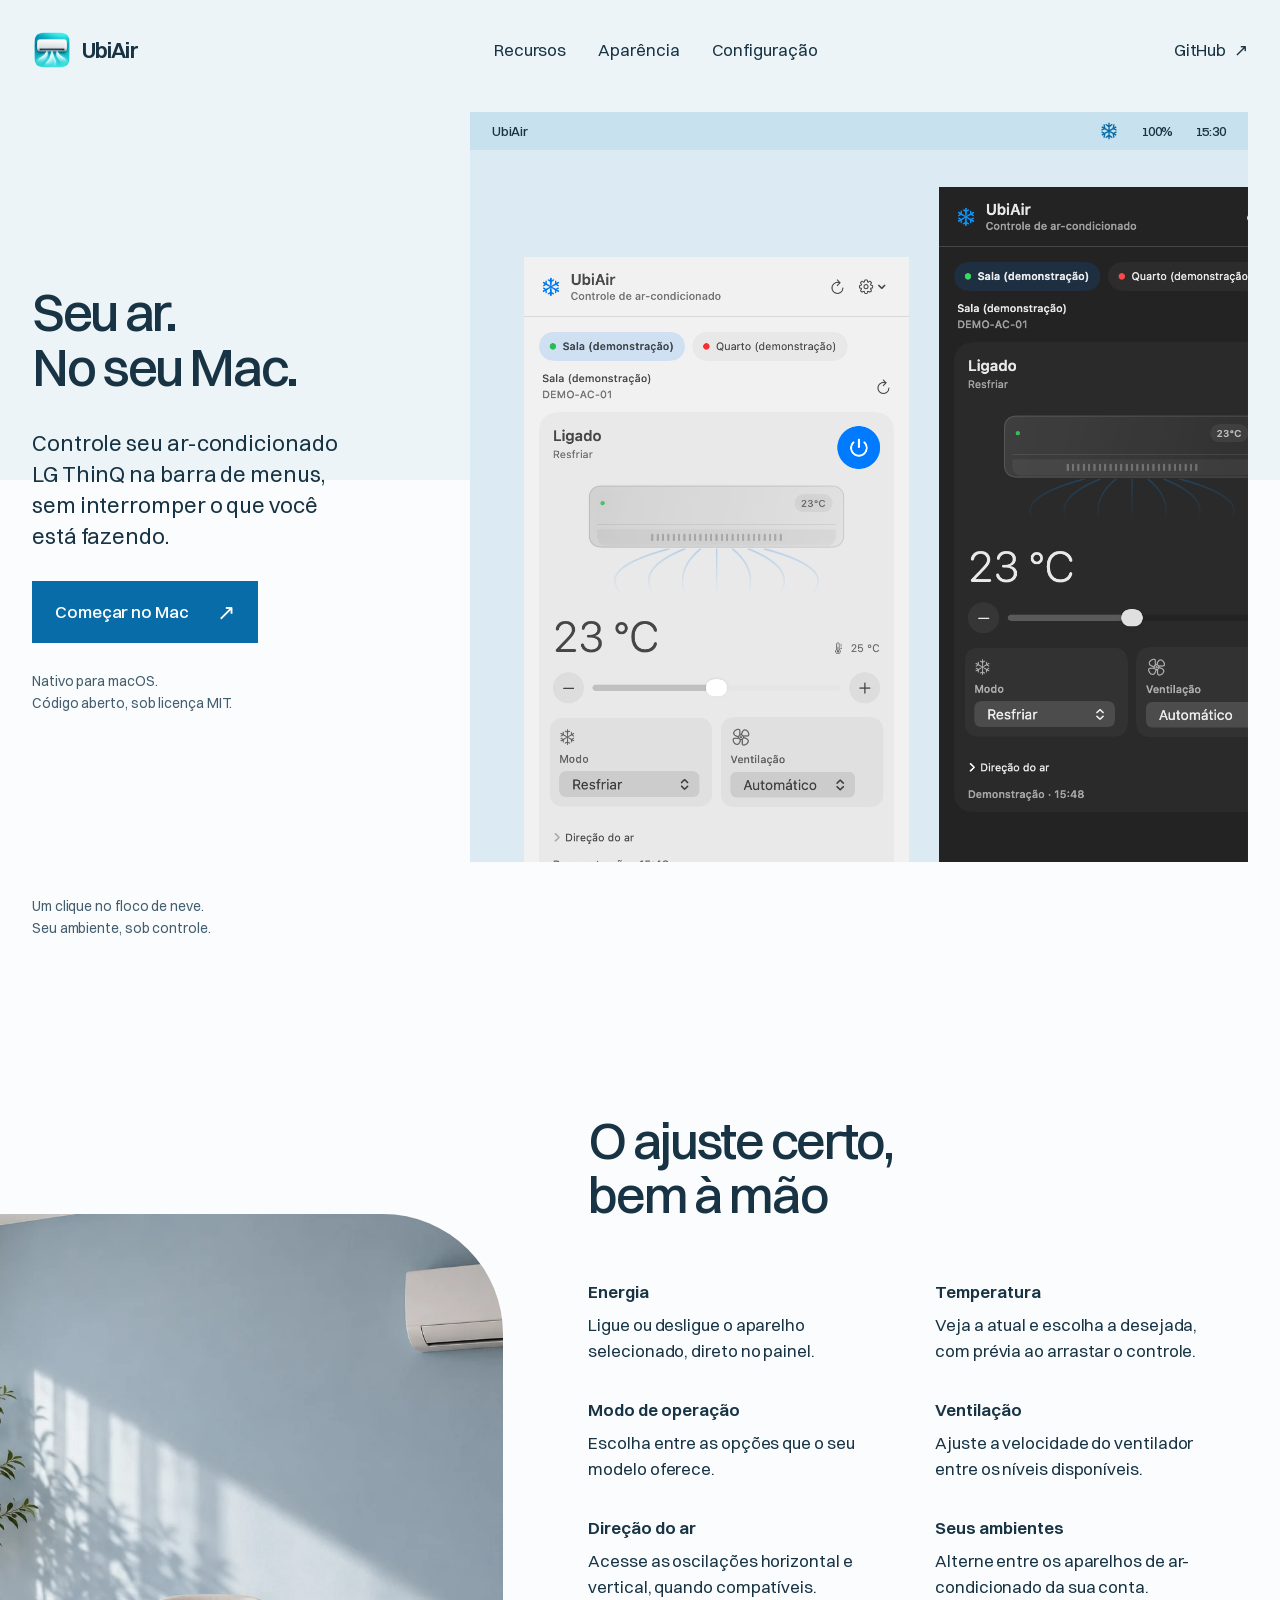
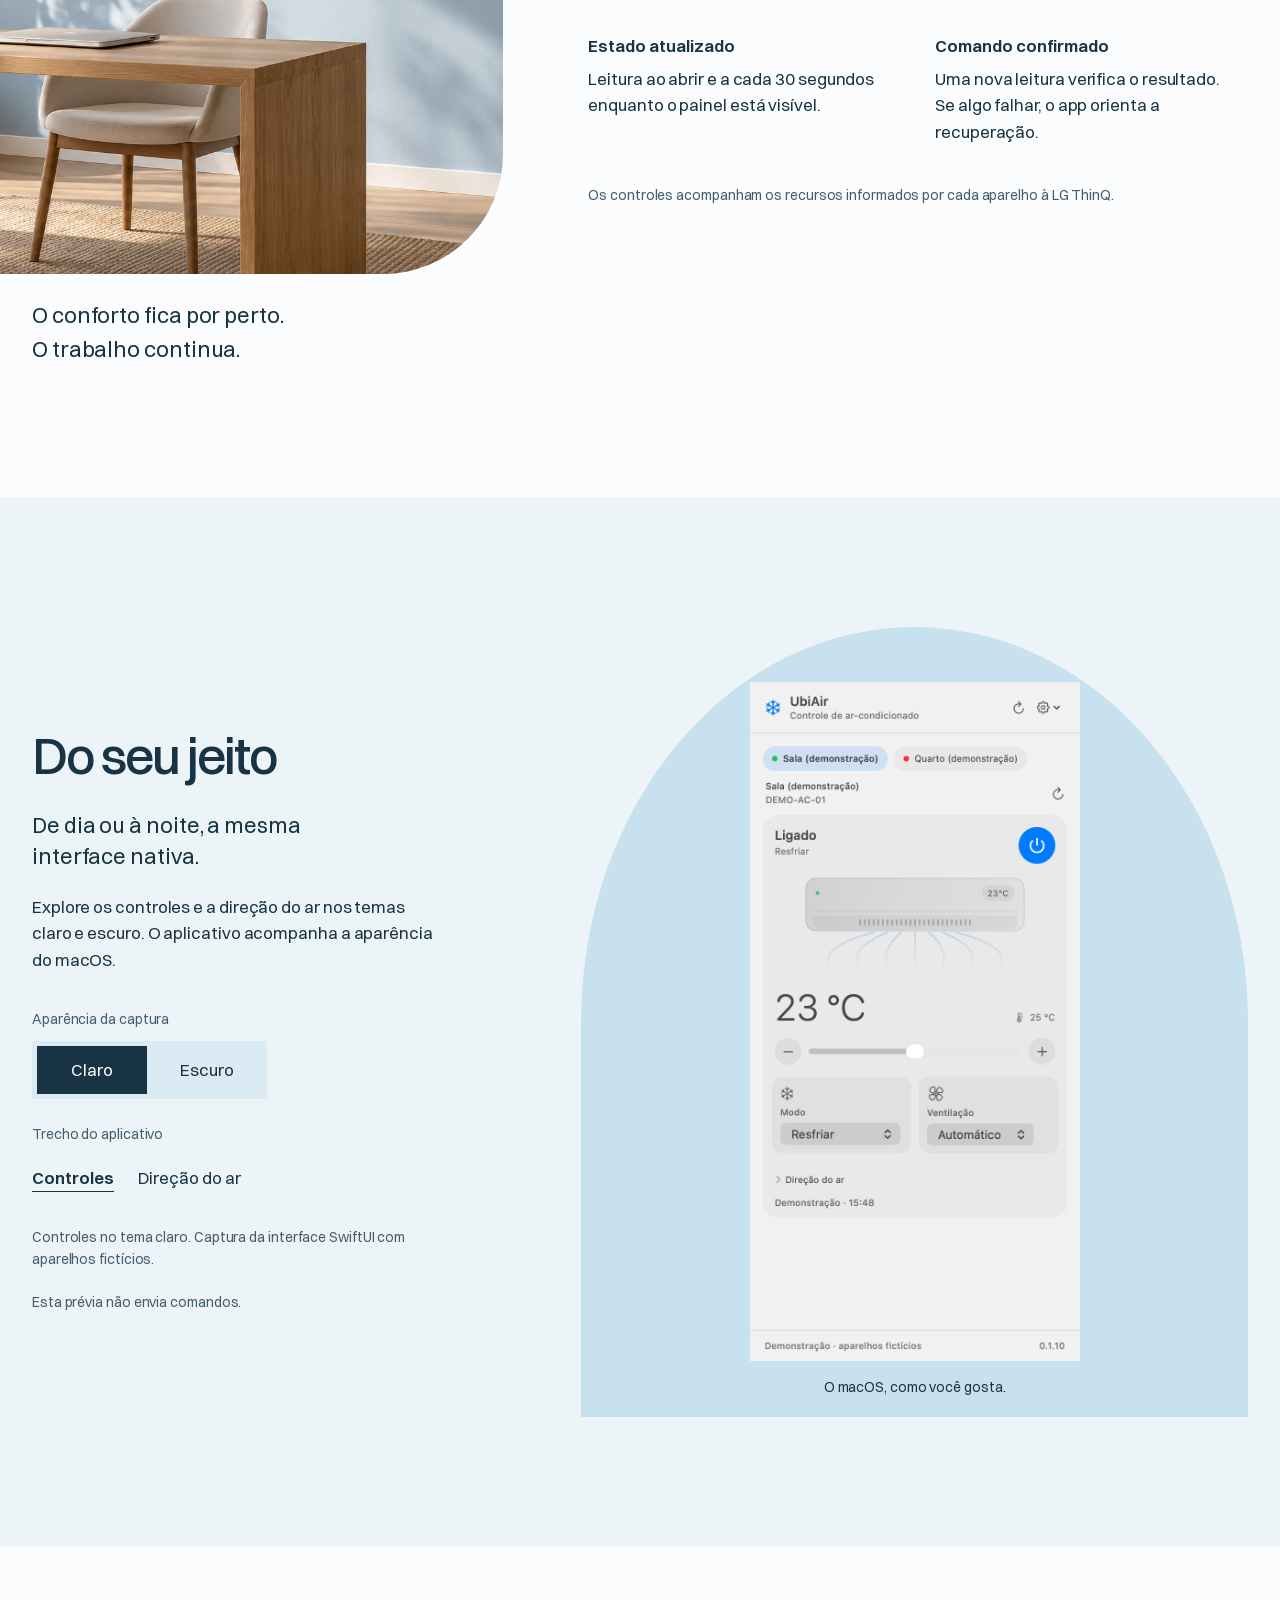
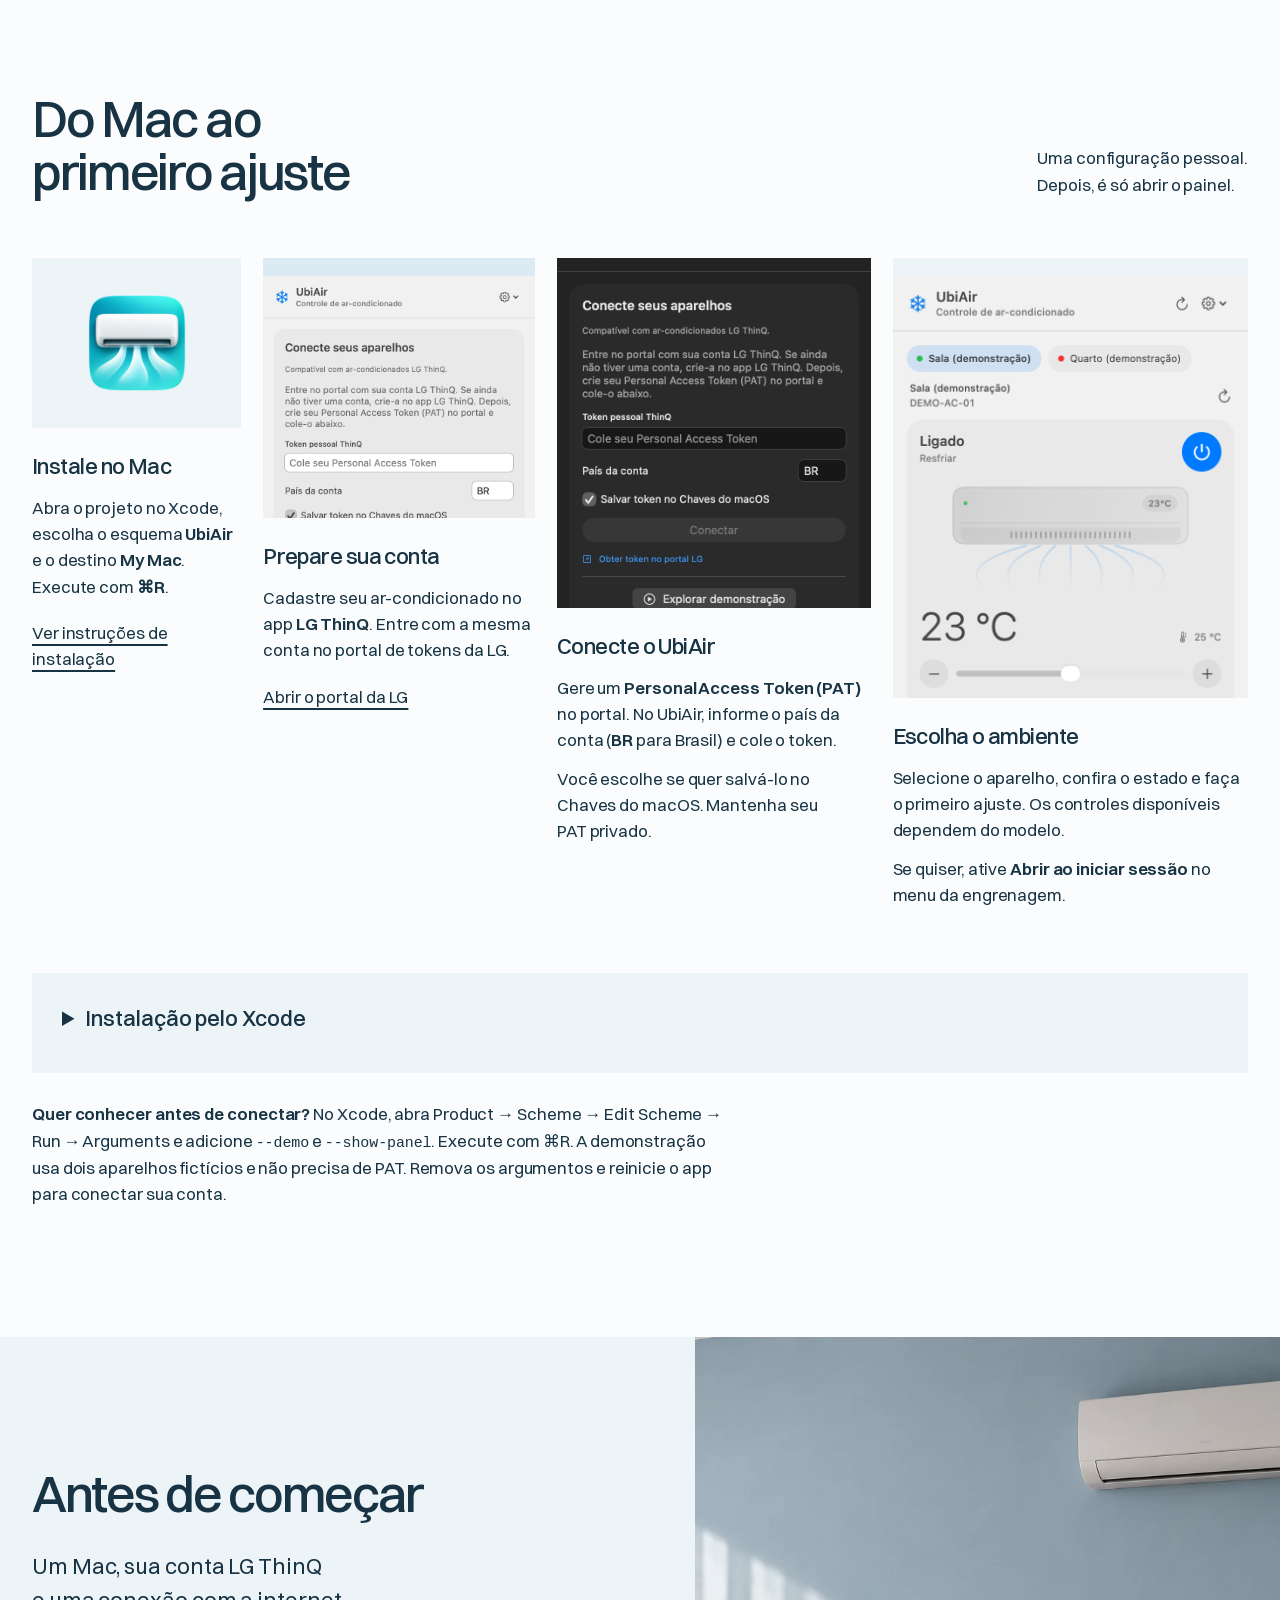
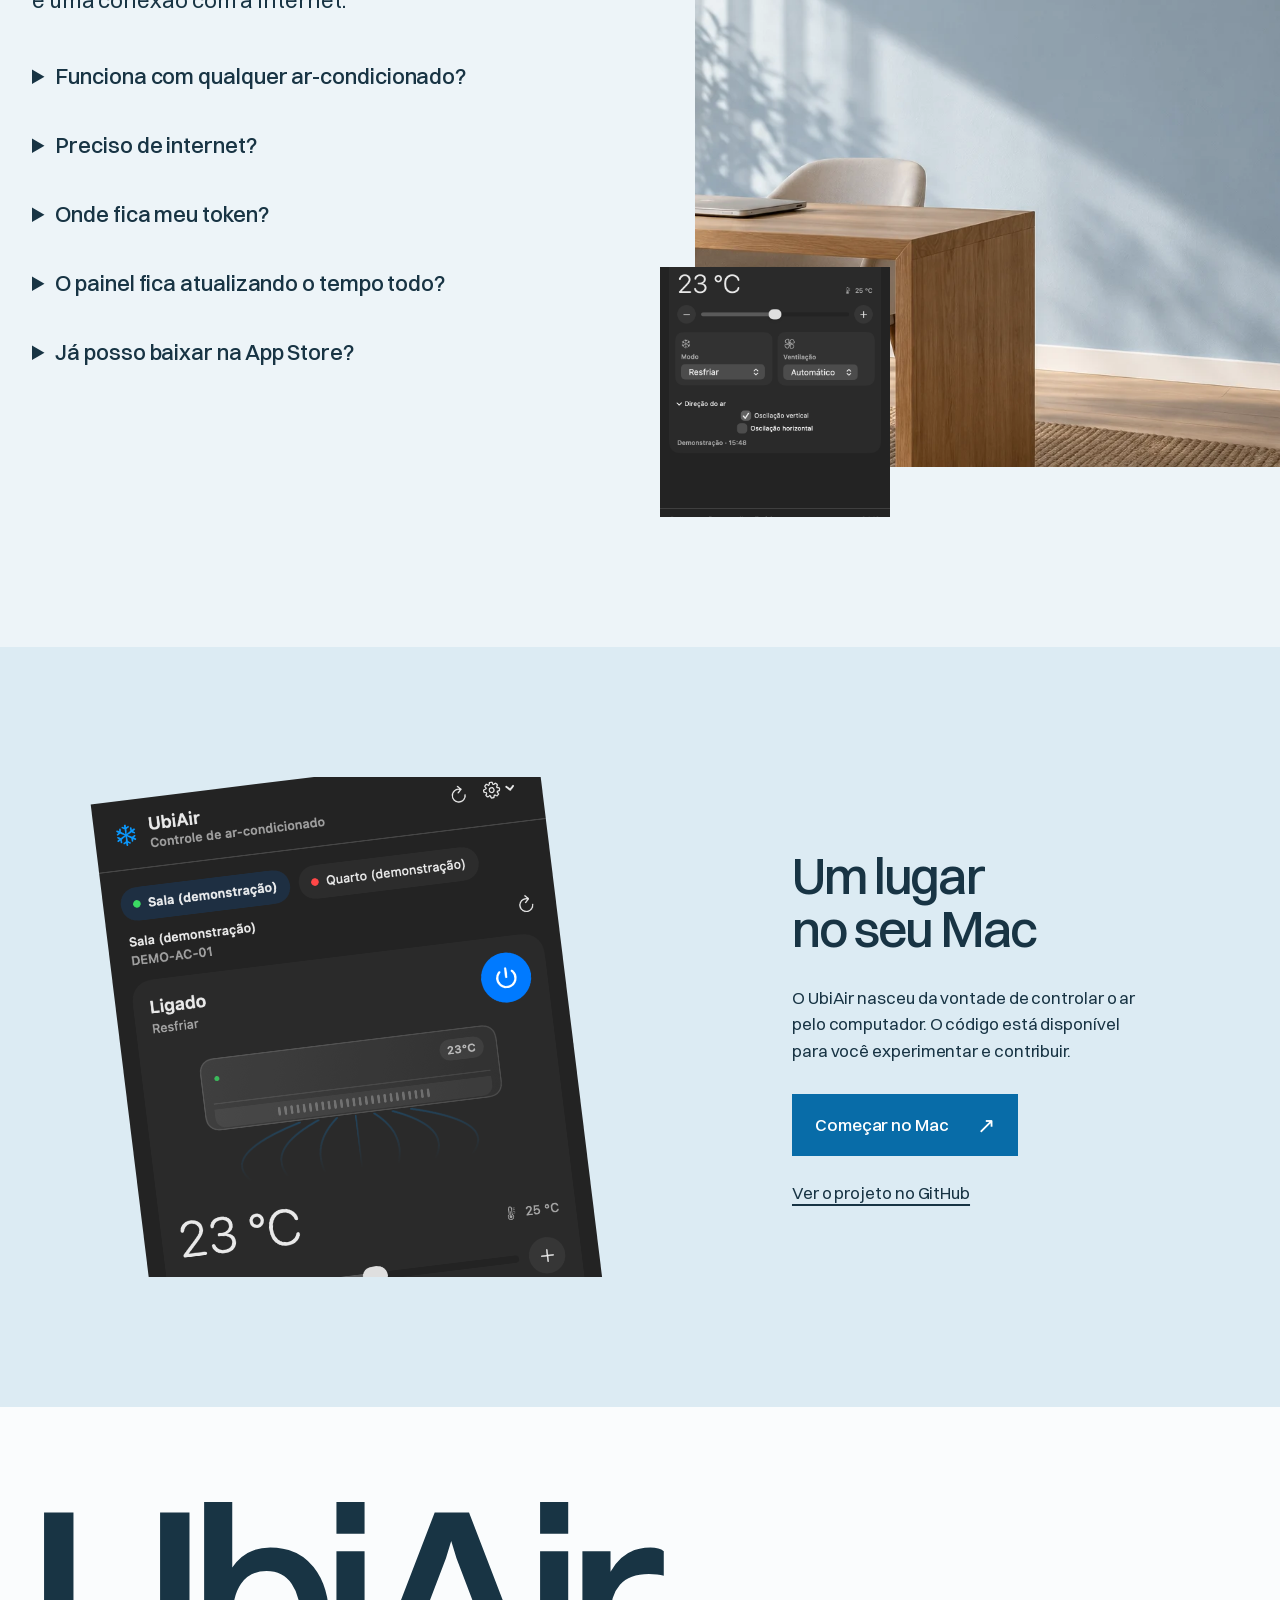
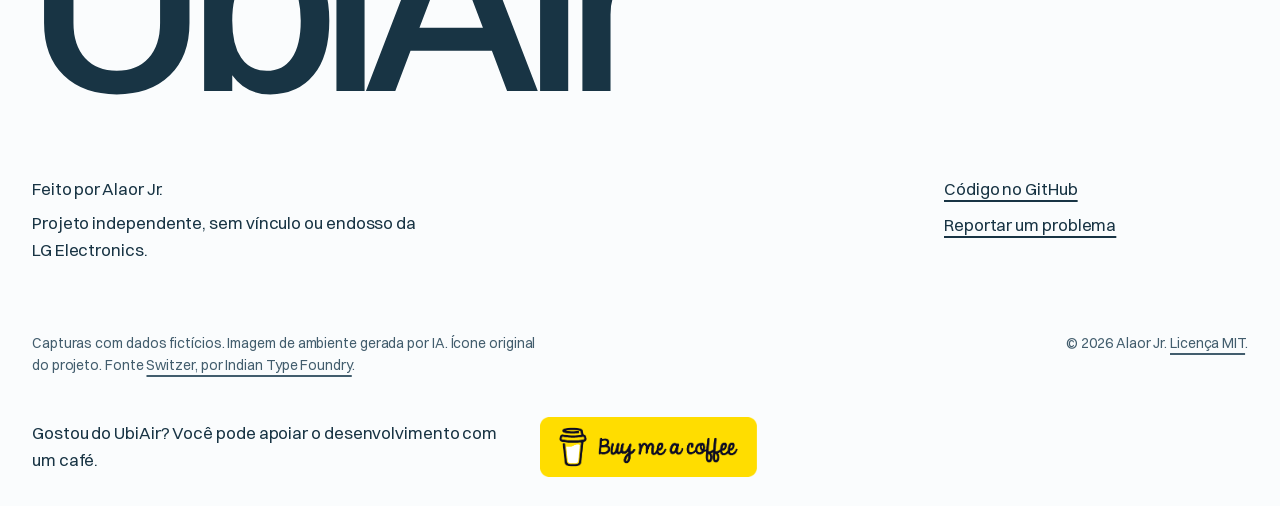
<file: Website/index.html>
<!doctype html>
<html lang="pt-BR">
<head>
  <meta charset="utf-8">
  <meta name="viewport" content="width=device-width, initial-scale=1">
  <title>UbiAir — seu ar-condicionado no Mac</title>
  <meta name="description" content="Controle seu ar-condicionado LG ThinQ pela barra de menus do Mac. Conheça o UbiAir, veja a interface e siga o guia para começar.">
  <meta name="theme-color" content="#edf4f8">
  <meta property="og:title" content="UbiAir — seu ar. No seu Mac.">
  <meta property="og:description" content="Os controles do seu LG ThinQ, bem à mão na barra de menus do macOS.">
  <meta property="og:type" content="website">
  <link rel="icon" href="assets/app-icon.png" type="image/png">
  <link rel="preload" href="assets/fonts/switzer-400.woff2" as="font" type="font/woff2" crossorigin>
  <link rel="preload" href="assets/fonts/switzer-600.woff2" as="font" type="font/woff2" crossorigin>
  <link rel="stylesheet" href="styles.css">
  <script src="script.js" defer></script>
</head>
<body>
  <a class="skip" href="#conteudo">Pular para o conteúdo</a>
  <header class="site-header">
    <a class="brand" href="#inicio" aria-label="UbiAir, início"><img src="assets/app-icon.png" width="40" height="40" alt="">UbiAir</a>
    <nav aria-label="Navegação principal"><a href="#recursos">Recursos</a><a href="#aparencia">Aparência</a><a href="#comecar">Configuração</a></nav>
    <a class="header-action" href="https://github.com/alaorjr/UbiAir">GitHub <span aria-hidden="true">↗</span></a>
  </header>
  <main id="conteudo">
    <section class="hero" id="inicio" aria-labelledby="hero-title">
      <div class="hero-copy">
        <h1 id="hero-title">Seu ar.<br> No seu Mac.</h1>
        <p class="lead">Controle seu ar-condicionado LG ThinQ na barra de menus, sem interromper o que você está fazendo.</p>
        <a class="button" href="#comecar">Começar no Mac <span aria-hidden="true">↗</span></a>
        <p class="hero-note">Nativo para macOS.<br>Código aberto, sob licença MIT.</p>
      </div>
      <div class="hero-media" data-ui>
        <div class="menu-bar" aria-label="Ilustração da barra de menus do macOS"><span>UbiAir</span><div><svg class="snowflake" aria-hidden="true" width="20" height="20" viewBox="0 0 24 24" fill="none" stroke="currentColor" stroke-width="1.6"><path d="M12 2v20M3.34 7l17.32 10M3.34 17 20.66 7M8 4l4 3 4-3M8 20l4-3 4 3M3 11l4-2-1-5M21 13l-4 2 1 5M3 13l4 2-1 5M21 11l-4-2 1-5"/></svg><span>100%</span><span>15:30</span></div></div>
        <div class="hero-panels">
          <img class="hero-panel-light" src="assets/screenshots/controls-light.png" width="720" height="1480" alt="Painel claro do UbiAir mostrando a Sala em demonstração, temperatura e controles" fetchpriority="high">
          <img class="hero-panel-dark" src="assets/screenshots/controls-dark.png" width="720" height="1480" alt="A mesma interface nativa do UbiAir no tema escuro">
        </div>
      </div>
      <p class="hero-caption">Um clique no floco de neve.<br>Seu ambiente, sob controle.</p>
    </section>

    <section class="features section-pad" id="recursos" aria-labelledby="features-title">
      <div class="feature-picture">
        <img src="assets/home-office.webp" width="1536" height="1024" alt="Imagem ilustrativa de um escritório claro com ar-condicionado e um notebook sobre a mesa" loading="lazy">
        <p>O conforto fica por perto.<br>O trabalho continua.</p>
      </div>
      <div class="feature-content">
        <h2 id="features-title">O ajuste certo,<br>bem à mão</h2>
        <div class="feature-points">
          <div><h3>Energia</h3><p>Ligue ou desligue o aparelho selecionado, direto no painel.</p></div>
          <div><h3>Temperatura</h3><p>Veja a atual e escolha a desejada, com prévia ao arrastar o controle.</p></div>
          <div><h3>Modo de operação</h3><p>Escolha entre as opções que o seu modelo oferece.</p></div>
          <div><h3>Ventilação</h3><p>Ajuste a velocidade do ventilador entre os níveis disponíveis.</p></div>
          <div><h3>Direção do ar</h3><p>Acesse as oscilações horizontal e vertical, quando compatíveis.</p></div>
          <div><h3>Seus ambientes</h3><p>Alterne entre os aparelhos de ar-condicionado da sua conta.</p></div>
          <div><h3>Estado atualizado</h3><p>Leitura ao abrir e a cada 30 segundos enquanto o painel está visível.</p></div>
          <div><h3>Comando confirmado</h3><p>Uma nova leitura verifica o resultado. Se algo falhar, o app orienta a recuperação.</p></div>
        </div>
        <p class="feature-note">Os controles acompanham os recursos informados por cada aparelho à LG ThinQ.</p>
      </div>
    </section>

    <section class="showcase section-pad" id="aparencia" aria-labelledby="appearance-title">
      <div class="showcase-copy">
        <h2 id="appearance-title">Do seu jeito</h2>
        <p class="lead">De dia ou à noite, a mesma interface nativa.</p>
        <p>Explore os controles e a direção do ar nos temas claro e escuro. O aplicativo acompanha a aparência do macOS.</p>
        <div class="preview-controls" hidden>
          <fieldset><legend>Aparência da captura</legend><div class="segmented"><button type="button" data-theme="light" aria-pressed="true">Claro</button><button type="button" data-theme="dark" aria-pressed="false">Escuro</button></div></fieldset>
          <fieldset><legend>Trecho do aplicativo</legend><div class="view-picker"><button type="button" data-view="controls" aria-pressed="true">Controles</button><button type="button" data-view="airflow" aria-pressed="false">Direção do ar</button></div></fieldset>
        </div>
        <p class="caption" id="preview-caption" aria-live="polite">Controles no tema claro. Captura da interface SwiftUI com aparelhos fictícios.</p>
        <p class="caption">Esta prévia não envia comandos.</p>
        <noscript><p>Veja também o <a href="assets/screenshots/controls-dark.png">painel escuro</a> e os controles de direção do ar nos temas <a href="assets/screenshots/airflow-light.png">claro</a> e <a href="assets/screenshots/airflow-dark.png">escuro</a>.</p></noscript>
      </div>
      <div class="preview-stage" data-appearance="light">
        <div class="preview-photo" data-ui><img id="preview-image" src="assets/screenshots/controls-light.png" width="720" height="1480" alt="Controles do UbiAir no tema claro, em demonstração" loading="lazy"></div>
        <span class="stage-note" aria-hidden="true">O macOS, como você gosta.</span>
      </div>
    </section>

    <section class="onboard section-pad" id="comecar" aria-labelledby="onboard-title">
      <div class="onboard-intro"><h2 id="onboard-title">Do Mac ao<br>primeiro ajuste</h2><p>Uma configuração pessoal.<br>Depois, é só abrir o painel.</p></div>
      <ol class="onboard-steps">
        <li>
          <div class="step-visual install-visual"><img src="assets/app-icon.png" width="256" height="256" alt="Ícone do UbiAir, uma casa com ar-condicionado" loading="lazy"></div>
          <h3>Instale no Mac</h3><p>Abra o projeto no Xcode, escolha o esquema <strong>UbiAir</strong> e o destino <strong>My Mac</strong>. Execute com <strong>⌘R</strong>.</p><a href="#instalacao">Ver instruções de instalação</a>
        </li>
        <li>
          <div class="step-visual account-visual" data-ui><img src="assets/screenshots/connection-light.png" width="720" height="1480" alt="Formulário de conexão com orientação para a conta LG ThinQ" loading="lazy"></div>
          <h3>Prepare sua conta</h3><p>Cadastre seu ar-condicionado no app <strong>LG ThinQ</strong>. Entre com a mesma conta no portal de tokens da LG.</p><a href="https://connect-pat.lgthinq.com/login" target="_blank" rel="noopener noreferrer">Abrir o portal da LG <span class="sr-only">(nova aba)</span></a>
        </li>
        <li>
          <div class="step-visual token-visual" data-ui><img src="assets/screenshots/connection-dark.png" width="720" height="1480" alt="Campos de país e PAT no formulário escuro do UbiAir, sem credenciais" loading="lazy"></div>
          <h3>Conecte o UbiAir</h3><p>Gere um <strong>Personal Access Token (PAT)</strong> no portal. No UbiAir, informe o país da conta (<strong>BR</strong> para Brasil) e cole o token.</p><p>Você escolhe se quer salvá-lo no Chaves do macOS. Mantenha seu PAT privado.</p>
        </li>
        <li>
          <div class="step-visual ready-visual" data-ui><img src="assets/screenshots/airflow-light.png" width="720" height="1480" alt="Painel do UbiAir com aparelho selecionado e direção do ar expandida, em demonstração" loading="lazy"></div>
          <h3>Escolha o ambiente</h3><p>Selecione o aparelho, confira o estado e faça o primeiro ajuste. Os controles disponíveis dependem do modelo.</p><p>Se quiser, ative <strong>Abrir ao iniciar sessão</strong> no menu da engrenagem.</p>
        </li>
      </ol>
      <details class="installation" id="instalacao">
        <summary>Instalação pelo Xcode</summary>
        <div class="installation-body"><div><p>O código está disponível agora. A distribuição pela Mac App Store ainda está em preparação.</p><p>Ambiente testado: <strong>Xcode 27.1 e macOS 27.0.1</strong>. O projeto define macOS 14 como mínimo, mas versões anteriores ao macOS 27 ainda não foram validadas.</p><p>Instale e abra o Xcode uma vez para concluir os componentes. Depois, no Terminal:</p></div><div><pre><code>git clone https://github.com/alaorjr/UbiAir.git
cd UbiAir
open UbiAir.xcodeproj</code></pre><p>Selecione <strong>UbiAir → My Mac</strong> e pressione <strong>⌘R</strong>. O build Debug usa assinatura local e dispensa uma conta Apple Developer.</p><a href="https://github.com/alaorjr/UbiAir#instalar-e-executar-pelo-xcode">Consultar o guia no GitHub</a></div></div>
      </details>
      <aside class="demo-note"><p><strong>Quer conhecer antes de conectar?</strong> No Xcode, abra Product → Scheme → Edit Scheme → Run → Arguments e adicione <code>--demo</code> e <code>--show-panel</code>. Execute com ⌘R. A demonstração usa dois aparelhos fictícios e não precisa de PAT. Remova os argumentos e reinicie o app para conectar sua conta.</p></aside>
    </section>

    <section class="faq section-pad" id="duvidas" aria-labelledby="faq-title">
      <div class="faq-content"><h2 id="faq-title">Antes de começar</h2><p class="faq-intro">Um Mac, sua conta LG ThinQ<br>e uma conexão com a internet.</p>
        <details><summary>Funciona com qualquer ar-condicionado?</summary><p>O UbiAir lista ar-condicionados da conta LG ThinQ que a API disponibiliza. Os modos, limites de temperatura e oscilações variam por modelo. Outros tipos de aparelho não aparecem no painel.</p></details>
        <details><summary>Preciso de internet?</summary><p>Sim. O controle usa o serviço LG ThinQ Connect pela internet. A demonstração é offline, mas a operação dos seus aparelhos depende da LG e da conexão.</p></details>
        <details><summary>Onde fica meu token?</summary><p>Se você escolher salvá-lo, o PAT fica no Chaves do macOS. O UbiAir faz as chamadas diretamente à LG, sem um servidor próprio e sem enviar suas credenciais ao desenvolvedor.</p></details>
        <details><summary>O painel fica atualizando o tempo todo?</summary><p>Ele consulta o estado ao abrir e a cada 30 segundos enquanto está visível. Com o painel fechado, as leituras periódicas param. Comandos são verificados por leituras posteriores e não são reenviados automaticamente.</p></details>
        <details><summary>Já posso baixar na App Store?</summary><p>A distribuição na loja ainda está em preparação. Por enquanto, você pode compilar pelo Xcode usando o código aberto. O guia acima explica como começar.</p></details>
      </div>
      <div class="faq-picture"><img src="assets/home-office.webp" width="1536" height="1024" alt="Ar-condicionado na parede de um escritório doméstico, em imagem gerada por IA" loading="lazy"><div class="faq-detail" data-ui><img src="assets/screenshots/airflow-dark.png" width="720" height="1480" alt="Detalhe dos controles nativos de direção do ar no tema escuro" loading="lazy"></div></div>
    </section>

    <section class="closing section-pad" aria-labelledby="closing-title">
      <div class="closing-object" data-ui><img src="assets/screenshots/controls-dark.png" width="720" height="1480" alt="Painel escuro do UbiAir com os controles de demonstração" loading="lazy"></div>
      <div class="closing-copy"><h2 id="closing-title">Um lugar<br>no seu Mac</h2><p>O UbiAir nasceu da vontade de controlar o ar pelo computador. O código está disponível para você experimentar e contribuir.</p><a class="button" href="#comecar">Começar no Mac <span aria-hidden="true">↗</span></a><a class="text-action" href="https://github.com/alaorjr/UbiAir">Ver o projeto no GitHub</a></div>
    </section>
  </main>
  <footer class="site-footer">
    <p class="footer-wordmark" aria-hidden="true">UbiAir</p>
    <div class="footer-content"><div><p>Feito por Alaor Jr.</p><p>Projeto independente, sem vínculo ou endosso da LG Electronics.</p></div><nav aria-label="Links do projeto"><a href="https://github.com/alaorjr/UbiAir">Código no GitHub</a><a href="https://github.com/alaorjr/UbiAir/issues">Reportar um problema</a></nav></div>
    <div class="footer-notes"><p>Capturas com dados fictícios. Imagem de ambiente gerada por IA. Ícone original do projeto. Fonte <a href="https://www.fontshare.com/fonts/switzer">Switzer, por Indian Type Foundry</a>.</p><p>© 2026 Alaor Jr. <a href="https://github.com/alaorjr/UbiAir/blob/main/LICENSE">Licença MIT</a>.</p></div>
    <div class="footer-support">
      <p>Gostou do UbiAir? Você pode apoiar o desenvolvimento com um café.</p>
      <a class="coffee-button" href="https://buymeacoffee.com/alaorjr"><img src="assets/buy-me-a-coffee.png" width="217" height="60" alt="Buy me a coffee — apoiar Alaor Jr" loading="lazy"></a>
    </div>
  </footer>
</body>
</html>
</file>
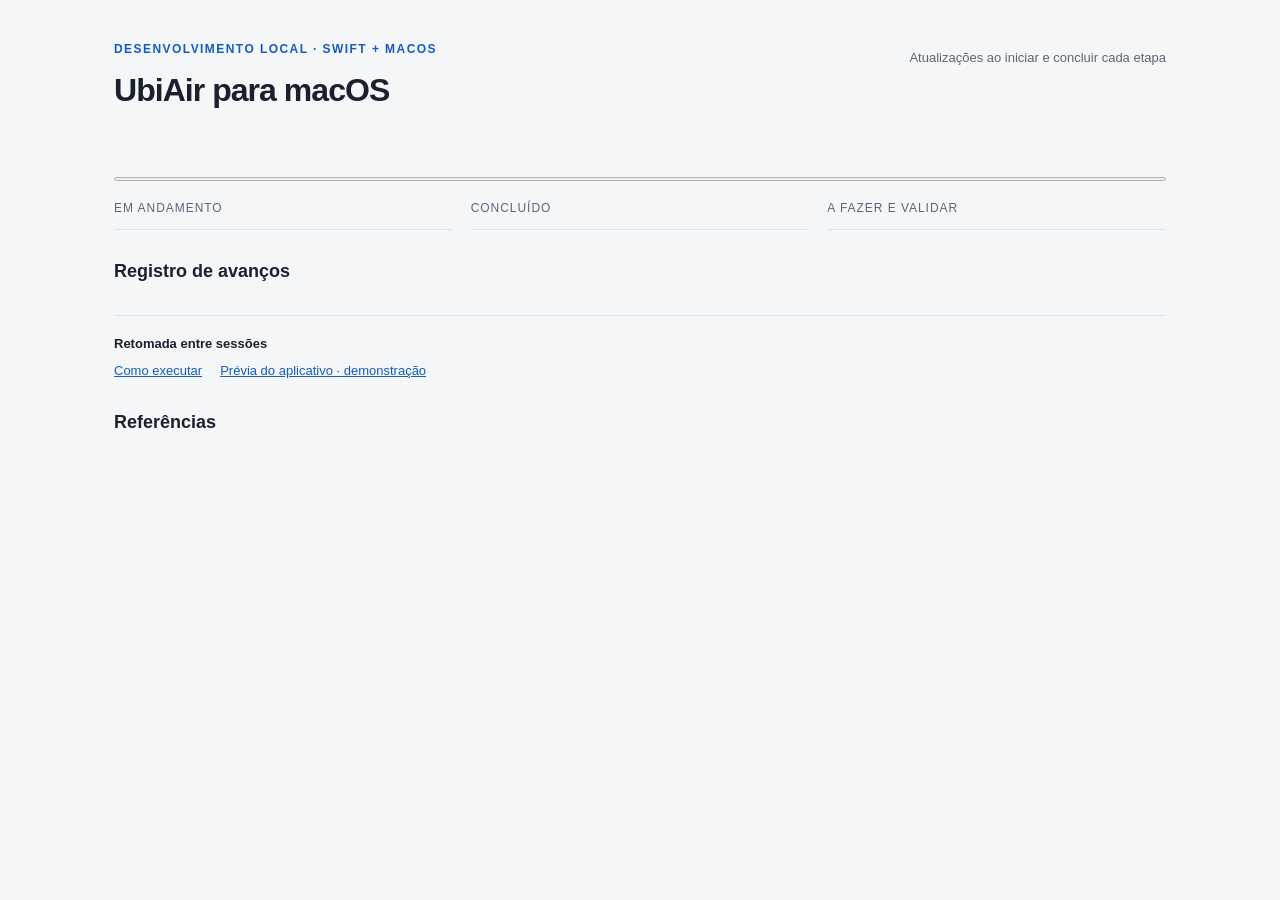
<file: Progress/template.html>
<!doctype html>
<html lang="pt-BR">
<head>
  <meta charset="utf-8">
  <meta name="viewport" content="width=device-width, initial-scale=1">
  <title>UbiAir — acompanhamento</title>
  <style>
    :root { color-scheme: light dark; --bg:light-dark(#f5f6f8,#12151a); --surface:light-dark(#fff,#1b2028); --fg:light-dark(#18212d,#e8edf4); --muted:light-dark(#596778,#a0aec0); --line:light-dark(#dee4ed,#303947); --accent:light-dark(#145bc4,#7bb3ff); --ok:light-dark(#13734c,#74dba7); }
    *{box-sizing:border-box} body{margin:0;background:var(--bg);color:var(--fg);font:15px/1.5 -apple-system,BlinkMacSystemFont,"Segoe UI",sans-serif} main{max-width:1100px;margin:auto;padding:40px 24px} header{display:flex;align-items:flex-start;justify-content:space-between;gap:24px;flex-wrap:wrap} .eyebrow{font-size:12px;letter-spacing:.12em;text-transform:uppercase;color:var(--accent);font-weight:600} h1{font-size:32px;letter-spacing:-.03em;margin:8px 0} h2{font-size:18px;margin:28px 0 12px} p{margin:8px 0;color:var(--muted)} .stamp{font-size:13px} .summary{display:flex;gap:32px;margin:28px 0 14px;flex-wrap:wrap} .summary strong{font-size:26px;display:block} .summary span{color:var(--muted);font-size:13px} progress{width:100%;height:8px;accent-color:var(--accent)} .board{display:grid;grid-template-columns:repeat(3,minmax(0,1fr));gap:18px} .lane{min-width:0} .lane-title{font-size:12px;letter-spacing:.08em;text-transform:uppercase;color:var(--muted);padding:12px 0;border-bottom:1px solid var(--line)} article{background:var(--surface);border:1px solid var(--line);border-radius:14px;padding:18px;margin:12px 0} article h3{font-size:16px;margin:8px 0} article p{font-size:13px} .tag{font-size:11px;display:inline-block;color:var(--muted);border:1px solid var(--line);border-radius:5px;padding:2px 6px} .done .tag{color:var(--ok)} .active .tag{color:var(--accent)} .note{margin-top:12px;padding-top:12px;border-top:1px solid var(--line)} .log{padding:0;list-style:none} .log li{display:grid;grid-template-columns:132px 1fr;gap:12px;border-bottom:1px solid var(--line);padding:14px 0;font-size:13px}.log time{color:var(--muted)} .log p{margin:3px 0} footer{margin-top:30px;border-top:1px solid var(--line);padding-top:18px;font-size:13px} a{color:var(--accent)} .links{display:flex;gap:18px;flex-wrap:wrap} .empty{font-size:13px;padding:12px 0} @media(max-width:800px){.board{grid-template-columns:1fr}main{padding:24px 16px}h1{font-size:26px}.log li{grid-template-columns:1fr;gap:4px}}
  </style>
</head>
<body>
<main>
  <header><div><div class="eyebrow">Desenvolvimento local · Swift + macOS</div><h1 id="title">UbiAir para macOS</h1><p id="goal"></p></div><div class="stamp"><div id="updated"></div><p id="live">Atualizações ao iniciar e concluir cada etapa</p></div></header>
  <div class="summary" id="summary" aria-live="polite"></div><progress id="progress" max="10" value="0" aria-label="Funcionalidades concluídas"></progress>
  <section class="board" aria-label="Etapas do projeto"><div class="lane"><div class="lane-title">Em andamento</div><div id="active"></div></div><div class="lane"><div class="lane-title">Concluído</div><div id="done"></div></div><div class="lane"><div class="lane-title">A fazer e validar</div><div id="todo"></div></div></section>
  <h2>Registro de avanços</h2><ul id="events" class="log"></ul>
  <footer><strong>Retomada entre sessões</strong><p id="resume"></p><div class="links"><a href="../README.md">Como executar</a><a href="../Website/assets/screenshots/controls-light.png">Prévia do aplicativo · demonstração</a></div><h2>Referências</h2><div class="links" id="references"></div></footer>
</main>
<script>
  const initial = /*PROGRESS_DATA*/;
  const labels = {done:'Concluído',active:'Em andamento',todo:'Planejado',pending:'A validar',blocked:'Bloqueado'};
  const actions = {done:'Concluído',start:'Iniciado',pending:'Aguardando validação',blocked:'Bloqueado'};
  let last = '';
  const date = value => new Date(value).toLocaleString('pt-BR',{timeZone:'America/Sao_Paulo',dateStyle:'short',timeStyle:'short'});
  function node(tag,text,className){const n=document.createElement(tag);n.textContent=text;if(className)n.className=className;return n}
  function render(data){
    const key=JSON.stringify(data);if(key===last)return;last=key;
    document.getElementById('title').textContent=data.project;document.getElementById('goal').textContent=data.goal;document.getElementById('updated').textContent='Atualizado: '+date(data.updatedAt);document.getElementById('resume').textContent=data.resume;
    const done=data.features.filter(f=>f.status==='done').length, active=data.features.filter(f=>f.status==='active').length;
    const summary=document.getElementById('summary');summary.replaceChildren();for(const [value,label] of [[done,'concluídas'],[active,'em andamento'],[data.features.length-done-active,'a fazer ou validar']]){const box=node('div','');box.append(node('strong',value),node('span',label));summary.append(box)}
    const progress=document.getElementById('progress');progress.max=data.features.length;progress.value=done;
    for(const id of ['active','done','todo'])document.getElementById(id).replaceChildren();
    for(const f of data.features){const card=node('article','',f.status);card.append(node('span',f.id+' · '+labels[f.status],'tag'),node('h3',f.title),node('p',f.description));if(f.note)card.append(node('p',f.note,'note'));document.getElementById(['active','done'].includes(f.status)?f.status:'todo').append(card)}
    for(const id of ['active','done','todo']){const lane=document.getElementById(id);if(!lane.children.length)lane.append(node('p','Nenhuma etapa nesta coluna.','empty'))}
    const events=document.getElementById('events');events.replaceChildren();for(const e of data.events.slice(0,24)){const item=node('li',''),text=node('div','');text.append(node('strong',actions[e.action]+' · '+e.title),node('p',e.note));item.append(node('time',date(e.at)),text);events.append(item)}
    const refs=document.getElementById('references');refs.replaceChildren();for(const ref of data.references){const a=node('a',ref.label);a.href=ref.url;a.target='_blank';a.rel='noreferrer';refs.append(a)}
  }
  render(initial);
  if(location.protocol==='http:'||location.protocol==='https:'){setInterval(async()=>{try{const response=await fetch('progress.json',{cache:'no-store'});if(response.ok)render(await response.json())}catch{}},3000);document.getElementById('live').textContent='Acompanhamento automático · atualização a cada 3 s'}else{setTimeout(()=>location.reload(),15000)}
</script>
</body></html>
</file>
<file: Website/styles.css>
@font-face{font-family:Switzer;src:url('assets/fonts/switzer-400.woff2') format('woff2');font-weight:400;font-style:normal;font-display:swap}
@font-face{font-family:Switzer;src:url('assets/fonts/switzer-500.woff2') format('woff2');font-weight:500;font-style:normal;font-display:swap}
@font-face{font-family:Switzer;src:url('assets/fonts/switzer-600.woff2') format('woff2');font-weight:600;font-style:normal;font-display:swap}
:root{--bg:#fafcfd;--surface:#edf4f8;--field:#dcebf3;--field-deep:#c8e1ef;--ink:#183444;--muted:#425d6d;--accent:#086ca8;--accent-strong:#04517e;--accent-ink:#fff;--step-small:14px;--step-body:17px;--step-lead:22px;--step-head:clamp(36px,4vw,60px);--step-display:clamp(80px,20.5vw,320px);--gutter:32px;--ease-out:cubic-bezier(.22,1,.36,1);--ease-soft:cubic-bezier(.33,1,.68,1);--t-press:140ms;--t-hover:180ms;--t-reveal:800ms;color-scheme:light}
*{box-sizing:border-box}html{scroll-padding-top:24px}body{margin:0;background:var(--bg);color:var(--ink);font-family:Switzer,Arial,sans-serif;font-size:var(--step-body);line-height:1.55;letter-spacing:-.005em}img{display:block;max-width:100%;height:auto}a{color:inherit;text-underline-offset:5px;text-decoration-thickness:1.5px}button,input{font:inherit}button,a{-webkit-tap-highlight-color:transparent}button{cursor:pointer}button:disabled{cursor:default}h1,h2,h3,p,figure{margin:0}h1,h2{font-weight:500;letter-spacing:-.045em;line-height:1.04;text-wrap:balance}h2{font-size:var(--step-head)}h3{font-size:var(--step-lead);font-weight:500;line-height:1.25;letter-spacing:-.025em}p{text-wrap:pretty}strong{font-weight:600}p+p{margin-top:16px}::selection{background:var(--field-deep)}:focus-visible{outline:3px solid var(--accent);outline-offset:6px}section{scroll-margin-top:24px}[hidden]{display:none!important}.section-pad{padding:130px var(--gutter)}.lead{font-size:var(--step-lead);line-height:1.4}.caption{font-size:var(--step-small);color:var(--muted)}.sr-only{position:absolute;width:1px;height:1px;padding:0;margin:-1px;overflow:hidden;clip-path:inset(50%);white-space:nowrap}.skip{position:fixed;left:16px;top:-120px;background:var(--ink);color:var(--bg);padding:12px 20px;z-index:10}.skip:focus{top:16px}
.site-header{height:100px;display:flex;align-items:center;justify-content:space-between;padding:0 var(--gutter);background:var(--surface)}.brand{display:flex;align-items:center;gap:10px;font-size:var(--step-lead);font-weight:600;letter-spacing:-.04em;text-decoration:none}.site-header nav{display:flex;gap:32px}.site-header nav a,.header-action{text-decoration:none}.header-action span{margin-left:5px}.button{display:inline-flex;align-items:center;justify-content:space-between;gap:28px;min-height:56px;padding:14px 23px;background:var(--accent);color:var(--accent-ink);font-weight:500;text-decoration:none;border:0;border-radius:0}.button span{font-size:var(--step-lead)}.button:active,button:active{transform:scale(.97)}a,button{transition:transform var(--t-press) var(--ease-out)}
.hero{position:relative;min-height:850px;display:grid;grid-template-columns:36% 64%;grid-template-rows:1fr auto;isolation:isolate;overflow:hidden;padding:0 var(--gutter) 45px}.hero:before{content:"";position:absolute;z-index:-1;inset:0 0 auto;height:43%;background:var(--surface)}.hero-copy{padding-top:185px;position:relative;z-index:2}.hero h1{font-size:clamp(44px,4.1vw,64px);max-width:9ch}.hero .lead{max-width:28ch;margin-top:34px}.hero .button{margin-top:30px}.hero-note{font-size:var(--step-small);color:var(--muted);margin-top:28px}.hero-media{position:relative;margin-top:12px;min-width:0;height:750px;background:var(--field)}.menu-bar{height:38px;display:flex;justify-content:space-between;align-items:center;padding:0 22px;background:var(--field-deep);font-size:13px;font-weight:500}.menu-bar>div{display:flex;gap:22px;align-items:center}.snowflake{color:var(--accent);font-size:22px}.hero-panels{position:absolute;top:75px;left:7%;width:110%;display:flex;gap:30px;align-items:flex-start}.hero-panels img{width:45%;max-width:405px;flex-shrink:0}.hero-panel-light{margin-top:70px}.hero-panel-dark{margin-top:0}.hero-caption{grid-column:1/-1;font-size:var(--step-small);color:var(--muted);margin-top:34px}
.features{display:grid;grid-template-columns:5fr 7fr;gap:7%;align-items:start}.feature-picture{margin-left:calc(-1 * var(--gutter));padding-top:100px}.feature-picture>img{width:100%;height:660px;object-fit:cover;object-position:56% 50%;border-radius:0 120px 120px 0}.feature-picture p{font-size:var(--step-lead);padding:24px 0 0 var(--gutter)}.feature-content h2{max-width:12ch}.feature-points{display:grid;grid-template-columns:1fr 1fr;gap:34px 34px;margin-top:60px}.feature-points h3{font-size:var(--step-body);letter-spacing:0;font-weight:600}.feature-points p{margin-top:10px;max-width:29ch}.feature-note{margin-top:40px;color:var(--muted);font-size:var(--step-small)}
.showcase{display:grid;grid-template-columns:5fr 7fr;gap:6%;align-items:center;background:var(--surface);overflow:hidden}.showcase-copy{max-width:430px}.showcase-copy .lead{margin-top:28px}.showcase-copy>p:not(.lead){margin-top:22px}.preview-controls{margin-top:36px}.preview-controls fieldset{border:0;padding:0;margin:0 0 25px}.preview-controls legend{font-size:var(--step-small);margin-bottom:10px;padding:0;color:var(--muted)}.segmented{display:inline-flex;background:var(--field);padding:5px;gap:5px}.segmented button{border:0;background:transparent;color:var(--ink);min-width:110px;min-height:48px;padding:8px 20px}.segmented button[aria-pressed="true"]{background:var(--ink);color:var(--bg)}.view-picker{display:flex;gap:24px}.view-picker button{background:transparent;border:0;padding:10px 0;color:var(--ink);text-decoration:underline;text-decoration-color:transparent;text-underline-offset:7px}.view-picker button[aria-pressed="true"]{font-weight:600;text-decoration-color:currentColor}.preview-stage{position:relative;min-height:790px;display:flex;align-items:center;justify-content:center;background:var(--field-deep);border-radius:50% 50% 0 0}.preview-photo{width:330px;position:relative;z-index:1}.preview-photo img{width:100%}.stage-note{position:absolute;bottom:18px;left:0;width:100%;text-align:center;font-size:var(--step-small)}.preview-stage[data-appearance="dark"]{background:var(--field)}
.onboard{padding-top:145px}.onboard-intro{display:flex;justify-content:space-between;gap:30px;align-items:flex-end;margin-bottom:60px}.onboard-intro p{max-width:30ch}.onboard-steps{display:grid;grid-template-columns:2fr 2.6fr 3fr 3.4fr;gap:22px;align-items:start;list-style:none;margin:0;padding:0}.onboard-steps li{min-width:0}.step-visual{overflow:hidden;display:flex;justify-content:center;align-items:flex-start;background:var(--surface);margin-bottom:25px}.step-visual img{width:100%;max-width:none}.install-visual{height:170px;align-items:center;background:var(--surface)}.install-visual img{width:110px}.account-visual{height:260px;background:var(--field)}.account-visual img{width:100%;margin-top:18px}.token-visual{height:350px;background:var(--field-deep)}.token-visual img{width:100%;margin-top:-35px}.ready-visual{height:440px;background:var(--surface)}.ready-visual img{width:100%;margin-top:18px}.onboard-steps h3{margin-bottom:14px}.onboard-steps p{margin-top:12px}.onboard-steps a{display:inline-block;margin-top:20px}.installation{margin-top:65px;background:var(--surface);padding:28px 30px;scroll-margin-top:30px}.installation summary{font-size:var(--step-lead);font-weight:500;cursor:pointer;padding-right:24px;min-height:44px}.installation-body{display:grid;grid-template-columns:1fr 1fr;gap:60px;margin-top:28px}pre{white-space:pre-wrap;overflow-wrap:anywhere;font-size:14px;padding:20px;background:var(--ink);color:var(--bg);line-height:1.7;margin:0 0 22px}code{font-family:ui-monospace,SFMono-Regular,Menlo,monospace} /* taste-skill-ignore: literal command snippets only */.demo-note{max-width:83ch;margin-top:28px}.demo-note code{font-size:.88em}
.faq{background:var(--surface);display:grid;grid-template-columns:1fr 1fr;gap:9%;overflow:hidden}.faq-intro{font-size:var(--step-lead);margin:28px 0 44px}.faq details{margin-top:25px}.faq summary{font-size:var(--step-lead);font-weight:500;cursor:pointer;min-height:44px;line-height:1.4}.faq details p{margin-top:15px;max-width:48ch}.faq-picture{position:relative;align-self:stretch;margin-top:-130px;margin-right:calc(-1 * var(--gutter));margin-bottom:50px}.faq-picture>img{width:100%;height:100%;min-height:730px;object-fit:cover;object-position:72% 50%}.faq-detail{position:absolute;width:230px;height:250px;overflow:hidden;bottom:-50px;left:-35px;background:var(--field)}.faq-detail img{width:100%;transform:translateY(-210px)}
.closing{display:grid;grid-template-columns:7fr 5fr;gap:10%;min-height:760px;overflow:hidden;background:var(--field)}.closing-object{height:500px;overflow:hidden;position:relative}.closing-object img{width:450px;max-width:100%;margin-left:9%;transform:rotate(-7deg);transform-origin:center top}.closing-copy{align-self:center;max-width:360px}.closing-copy p{margin-top:30px}.closing-copy .button{margin-top:30px}.text-action{display:block;margin-top:24px}.site-footer{padding:45px var(--gutter) 30px;background:var(--bg);overflow:hidden}.footer-wordmark{font-size:var(--step-display);font-weight:500;line-height:1.1;letter-spacing:-.075em;margin-left:-.02em}.footer-content{display:flex;justify-content:space-between;gap:50px;margin-top:35px}.footer-content>div{max-width:42ch}.footer-content nav{display:flex;flex-direction:column;gap:10px;min-width:25%}.footer-content p+p{margin-top:8px}.footer-notes{display:flex;justify-content:space-between;gap:60px;margin-top:70px;font-size:var(--step-small);color:var(--muted)}.footer-notes p:first-child{max-width:75ch}.footer-notes p+p{margin-top:0;flex-shrink:0}
@media(hover:hover) and (pointer:fine){a:not(.button):hover{text-decoration:underline}.button:hover{transform:translateY(-2px)}.preview-controls button:hover{transform:translateY(-2px)}summary:hover{text-decoration:underline;text-underline-offset:5px}}
@media(min-width:1600px){.hero{min-height:960px}.hero-media{height:850px}.hero-panels img{max-width:470px}.hero-copy{padding-top:230px}.feature-picture>img{height:760px}}
@media(max-width:1100px){:root{--gutter:24px;--step-head:42px}.site-header nav{gap:20px}.hero{min-height:810px;grid-template-columns:39% 61%;padding-bottom:35px}.hero-copy{padding-top:140px}.hero h1{font-size:48px}.hero .lead{font-size:20px;max-width:24ch}.hero-media{height:700px}.hero-panels{left:9%;top:70px;gap:20px}.hero-panels img{width:65%}.hero-panel-light{margin-top:70px}.feature-points{gap:26px}.features{gap:5%}.feature-picture>img{height:800px}.showcase{gap:4%;grid-template-columns:1fr 1fr}.preview-stage{min-height:760px}.preview-photo{width:300px;max-width:90%}.onboard-steps{grid-template-columns:1fr 1fr;gap:45px 28px;align-items:start}.install-visual,.account-visual{height:290px}.token-visual,.ready-visual{height:370px}.install-visual img{width:150px}.account-visual img,.token-visual img,.ready-visual img{width:300px}.token-visual img{margin-top:-100px}.faq{gap:7%}.faq-picture{margin-bottom:70px}.faq-detail{width:180px;height:220px}.faq-detail img{transform:translateY(-160px)}.closing{gap:6%}.closing-object img{margin-left:0;max-width:120%}.footer-notes{gap:30px;flex-direction:column}}
@media(max-width:700px){:root{--gutter:20px;--step-body:16px;--step-lead:20px;--step-head:36px}.section-pad{padding:80px var(--gutter)}.site-header{height:80px}.brand{font-size:22px}.brand img{width:34px;height:34px}.site-header nav{display:none}.header-action{font-size:16px}.hero{display:flex;flex-direction:column;padding:0 0 35px;min-height:0}.hero:before{height:420px}.hero-media{order:0;height:420px;margin:0 0 0 20px;min-height:420px;width:calc(100% - 20px)}.menu-bar{height:30px;font-size:12px;padding:0 16px}.menu-bar>div{gap:16px}.hero-panels{left:8%;top:55px;gap:20px;width:125%}.hero-panels img{width:52%;max-width:290px}.hero-panel-light{margin-top:32px}.hero-copy{order:1;padding:45px 20px 0;background:var(--bg)}.hero h1{font-size:48px;max-width:none}.hero .lead{margin-top:22px;max-width:31ch;font-size:20px}.hero .button{margin-top:25px;min-width:220px}.hero-note{margin-top:22px}.hero-caption{order:2;padding:0 20px;margin-top:28px}.features{display:flex;flex-direction:column;gap:42px}.feature-picture{margin-left:-20px;padding:0;width:calc(100% + 20px)}.feature-picture>img{height:350px;border-radius:0 80px 80px 0;object-position:50% 50%}.feature-picture p{padding:22px 0 0 20px}.feature-content h2{max-width:13ch}.feature-points{grid-template-columns:1fr 1fr;gap:28px 22px;margin-top:35px}.feature-points h3{line-height:1.4}.feature-points p{line-height:1.5}.feature-note{margin-top:30px}.showcase{display:flex;flex-direction:column;gap:40px}.showcase-copy{max-width:none;width:100%}.showcase-copy .lead{margin-top:22px}.preview-stage{min-height:720px;width:100%}.preview-photo{width:300px;max-width:86%}.stage-note{bottom:20px}.onboard-intro{display:block;margin-bottom:35px}.onboard-intro p{margin-top:24px}.onboard-steps{grid-template-columns:1fr;gap:36px}.step-visual{margin-bottom:22px;justify-content:center}.install-visual{height:180px}.install-visual img{width:110px}.account-visual{height:250px}.account-visual img{margin-top:0;width:300px}.token-visual{height:310px}.token-visual img{width:320px;margin-top:-80px}.ready-visual{height:390px}.ready-visual img{width:320px;margin-top:0}.onboard-steps p{max-width:42ch}.onboard-steps a{margin-top:12px}.installation{margin-top:40px;padding:24px 20px}.installation-body{grid-template-columns:1fr;gap:26px}.installation summary{font-size:20px}.demo-note{margin-top:26px}.faq{display:flex;flex-direction:column;gap:65px}.faq-picture{margin:0 -20px 25px 15px;min-height:0;height:440px;order:0}.faq-picture>img{min-height:0;height:440px;object-position:65% 50%}.faq-detail{width:170px;height:200px;bottom:-30px;left:-25px}.faq-detail img{transform:translateY(-145px)}.faq-content{order:1}.faq-intro{margin:24px 0 32px}.faq details{margin-top:23px}.faq summary{font-size:20px}.closing{display:flex;flex-direction:column;gap:50px;min-height:0;padding-bottom:0}.closing-copy{order:0;align-self:flex-start;max-width:34ch}.closing-object{order:1;height:420px;width:100%}.closing-object img{width:340px;max-width:none;margin-left:5%;transform:rotate(-6deg)}.closing-copy p{margin-top:25px}.site-footer{padding-top:35px}.footer-wordmark{font-size:25vw;line-height:1.2}.footer-content{flex-direction:column;gap:30px;margin-top:28px}.footer-notes{margin-top:45px;gap:20px}.footer-content nav{gap:14px}.footer-notes p+p{flex-shrink:1}}
@media(max-width:360px){.hero h1{font-size:44px}.feature-points{grid-template-columns:1fr}.preview-stage{min-height:660px}.preview-photo{width:280px}.view-picker{gap:18px}.segmented button{min-width:100px}}
.demo-note{max-width:70ch}.footer-notes p:first-child{max-width:65ch}
@media(prefers-reduced-motion:no-preference){
  .hero-media{animation:shutter 1100ms var(--ease-out) both}
  @keyframes shutter{from{clip-path:inset(0 0 100% 0)}to{clip-path:inset(0)}}
  @supports(animation-timeline:view()){
    .feature-picture>img{animation:picture-drift linear both;animation-timeline:view();animation-range:entry 0% exit 100%}
    @keyframes picture-drift{from{transform:translateY(-10px)}to{transform:translateY(10px)}}
  }
}
@media(prefers-reduced-motion:reduce){a,button{transition:none}}

.footer-support{margin-top:40px;display:flex;align-items:center;gap:28px;flex-wrap:wrap}
.footer-support p{max-width:48ch}
.coffee-button{display:inline-block;flex-shrink:0}
.coffee-button img{width:217px;height:60px}
@media(hover:hover) and (pointer:fine){.coffee-button:hover{transform:translateY(-2px)}}
@media(max-width:700px){.footer-support{align-items:flex-start;flex-direction:column;gap:18px}}
</file>
